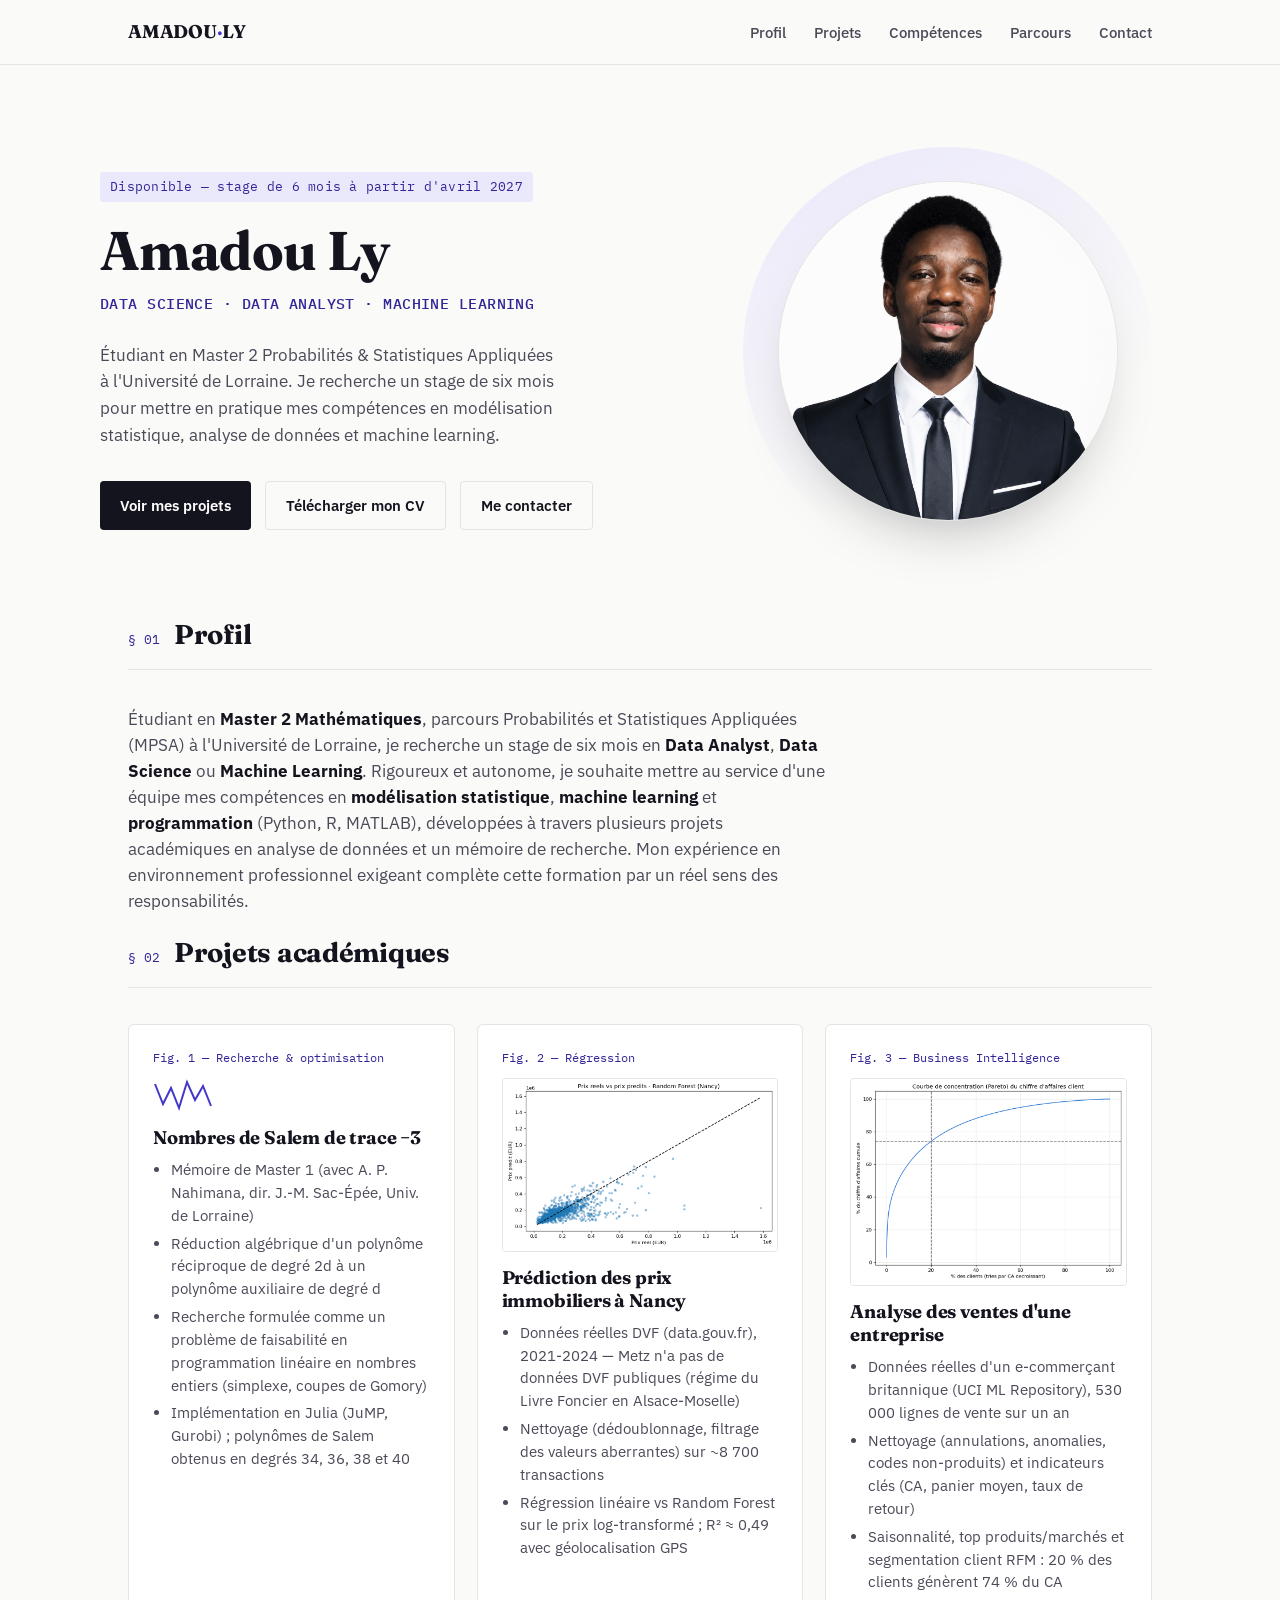
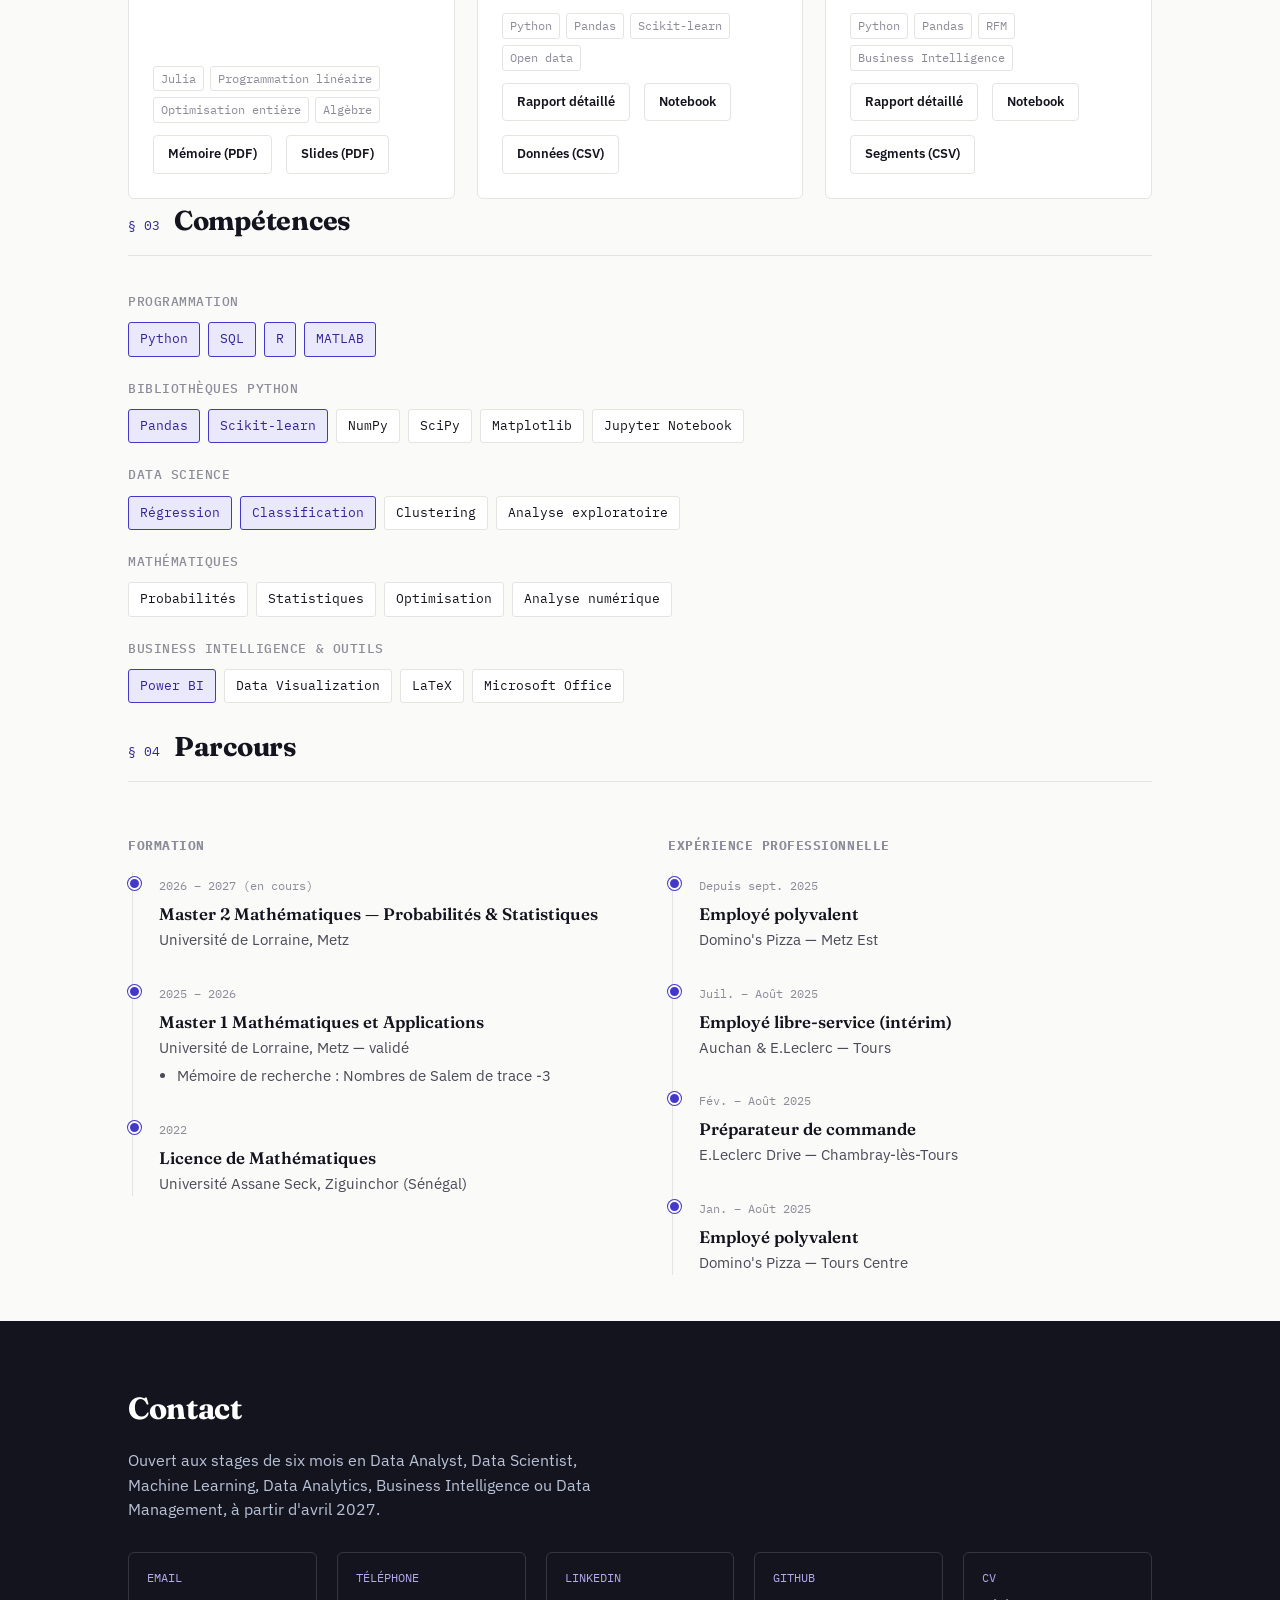
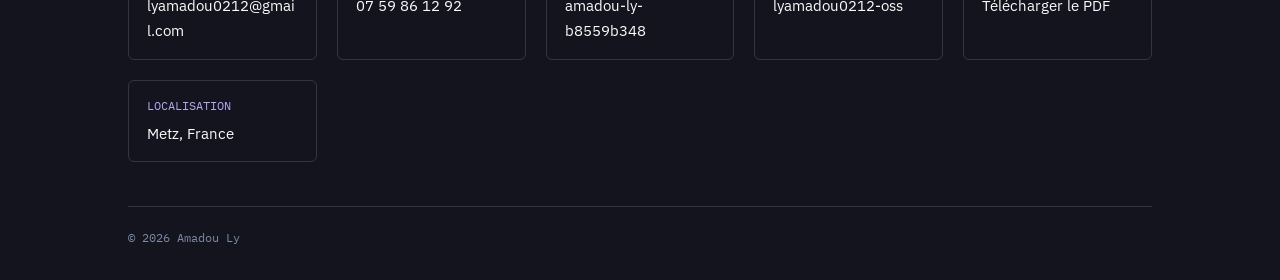
<file: index.html>
<!DOCTYPE html>
<html lang="fr">
<head>
<meta charset="UTF-8">
<meta name="viewport" content="width=device-width, initial-scale=1.0">
<title>Amadou Ly — Data Science, Intelligence Artificielle, Probabilités & Statistiques</title>
<meta name="description" content="Portfolio d'Amadou Ly, étudiant en Master 2 Probabilités et Statistiques, à la recherche d'un stage en Data Science et Intelligence Artificielle.">
<link rel="preconnect" href="https://fonts.googleapis.com">
<link rel="preconnect" href="https://fonts.gstatic.com" crossorigin>
<link href="https://fonts.googleapis.com/css2?family=Fraunces:opsz,wght@9..144,500;9..144,600;9..144,700;9..144,900&family=IBM+Plex+Sans:wght@400;500;600&family=IBM+Plex+Mono:wght@400;500&display=swap" rel="stylesheet">
<link rel="stylesheet" href="assets/css/style.css">
</head>
<body>

<header>
  <nav class="wrap">
    <a href="#top" class="brand">AMADOU<span>·</span>LY</a>
    <button class="navtoggle mono" id="navToggle" aria-label="Ouvrir le menu" aria-expanded="false">☰</button>
    <ul class="navlinks" id="navLinks">
      <li><a href="#profil">Profil</a></li>
      <li><a href="#projets">Projets</a></li>
      <li><a href="#competences">Compétences</a></li>
      <li><a href="#experience">Parcours</a></li>
      <li><a href="#contact">Contact</a></li>
    </ul>
  </nav>
</header>

<main id="top">

  <!-- ================= HERO ================= -->
  <section class="hero wrap">
    <div>
      <span class="eyebrow mono">Disponible — stage de 6 mois à partir d'avril 2027</span>
      <h1>Amadou Ly</h1>
      <div class="role-tag">DATA SCIENCE · DATA ANALYST · MACHINE LEARNING</div>
      <p class="lead">Étudiant en Master 2 Probabilités &amp; Statistiques Appliquées à l'Université de Lorraine. Je recherche un stage de six mois pour mettre en pratique mes compétences en modélisation statistique, analyse de données et machine learning.</p>
      <div class="cta-row">
        <a href="#projets" class="btn btn-primary">Voir mes projets</a>
        <a href="assets/documents/CV_Amadou_LY.pdf" class="btn btn-ghost" target="_blank" rel="noopener">Télécharger mon CV</a>
        <a href="mailto:lyamadou0212@gmail.com" class="btn btn-ghost">Me contacter</a>
      </div>
    </div>

    <div class="portrait-wrap">
      <div class="portrait-frame">
        <img src="assets/images/portrait.png" alt="Portrait d'Amadou Ly" width="340" height="340">
      </div>
    </div>
  </section>

  <!-- ================= PROFIL ================= -->
  <section class="wrap profil" id="profil">
    <div class="section-head">
      <span class="tag">§ 01</span>
      <h2>Profil</h2>
    </div>
    <p>Étudiant en <strong>Master 2 Mathématiques</strong>, parcours Probabilités et Statistiques Appliquées (MPSA) à l'Université de Lorraine, je recherche un stage de six mois en <strong>Data Analyst</strong>, <strong>Data Science</strong> ou <strong>Machine Learning</strong>. Rigoureux et autonome, je souhaite mettre au service d'une équipe mes compétences en <strong>modélisation statistique</strong>, <strong>machine learning</strong> et <strong>programmation</strong> (Python, R, MATLAB), développées à travers plusieurs projets académiques en analyse de données et un mémoire de recherche. Mon expérience en environnement professionnel exigeant complète cette formation par un réel sens des responsabilités.</p>
  </section>

  <!-- ================= PROJETS ================= -->
  <section class="wrap" id="projets">
    <div class="section-head">
      <span class="tag">§ 02</span>
      <h2>Projets académiques</h2>
    </div>
    <div class="figures">

      <article class="figure">
        <div class="fig-label">Fig. 1 — Recherche &amp; optimisation</div>
        <svg width="60" height="34" viewBox="0 0 60 34" aria-hidden="true">
          <polyline points="2,6 10,26 18,10 26,30 34,4 42,22 50,8 58,28" fill="none" stroke="#4338CA" stroke-width="2"/>
        </svg>
        <h3>Nombres de Salem de trace −3</h3>
        <ul>
          <li>Mémoire de Master 1 (avec A. P. Nahimana, dir. J.-M. Sac-Épée, Univ. de Lorraine)</li>
          <li>Réduction algébrique d'un polynôme réciproque de degré 2d à un polynôme auxiliaire de degré d</li>
          <li>Recherche formulée comme un problème de faisabilité en programmation linéaire en nombres entiers (simplexe, coupes de Gomory)</li>
          <li>Implémentation en Julia (JuMP, Gurobi) ; polynômes de Salem obtenus en degrés 34, 36, 38 et 40</li>
        </ul>
        <div class="tags"><span>Julia</span><span>Programmation linéaire</span><span>Optimisation entière</span><span>Algèbre</span></div>
        <div class="cta-row" style="margin-top:12px;">
          <a href="assets/documents/Memoire_Nombres_de_Salem.pdf" class="btn btn-ghost" style="padding:8px 14px; font-size:0.82rem;" target="_blank" rel="noopener">Mémoire (PDF)</a>
          <a href="assets/documents/Presentation_Nombres_de_Salem.pdf" class="btn btn-ghost" style="padding:8px 14px; font-size:0.82rem;" target="_blank" rel="noopener">Slides (PDF)</a>
        </div>
      </article>

      <article class="figure">
        <div class="fig-label">Fig. 2 — Régression</div>
        <img src="assets/images/prix_reels_vs_predits.png" alt="Nuage de points prix réels vs prix prédits, avec droite y=x" style="width:100%; border-radius:4px; margin-bottom:14px; border:1px solid var(--rule);">
        <h3>Prédiction des prix immobiliers à Nancy</h3>
        <ul>
          <li>Données réelles DVF (data.gouv.fr), 2021-2024 — Metz n'a pas de données DVF publiques (régime du Livre Foncier en Alsace-Moselle)</li>
          <li>Nettoyage (dédoublonnage, filtrage des valeurs aberrantes) sur ~8 700 transactions</li>
          <li>Régression linéaire vs Random Forest sur le prix log-transformé ; R² ≈ 0,49 avec géolocalisation GPS</li>
        </ul>
        <div class="tags"><span>Python</span><span>Pandas</span><span>Scikit-learn</span><span>Open data</span></div>
        <div class="cta-row" style="margin-top:12px;">
          <a href="rapport-immobilier-nancy.html" class="btn btn-ghost" style="padding:8px 14px; font-size:0.82rem;">Rapport détaillé</a>
          <a href="assets/documents/prediction_prix_immobilier_nancy.ipynb" class="btn btn-ghost" style="padding:8px 14px; font-size:0.82rem;" target="_blank" rel="noopener">Notebook</a>
          <a href="assets/documents/nancy_dvf_clean.csv" class="btn btn-ghost" style="padding:8px 14px; font-size:0.82rem;" target="_blank" rel="noopener">Données (CSV)</a>
        </div>
      </article>

      <article class="figure">
        <div class="fig-label">Fig. 3 — Business Intelligence</div>
        <img src="assets/images/pareto_clients.png" alt="Courbe de Pareto de la concentration du chiffre d'affaires par client" style="width:100%; border-radius:4px; margin-bottom:14px; border:1px solid var(--rule);">
        <h3>Analyse des ventes d'une entreprise</h3>
        <ul>
          <li>Données réelles d'un e-commerçant britannique (UCI ML Repository), 530 000 lignes de vente sur un an</li>
          <li>Nettoyage (annulations, anomalies, codes non-produits) et indicateurs clés (CA, panier moyen, taux de retour)</li>
          <li>Saisonnalité, top produits/marchés et segmentation client RFM : 20 % des clients génèrent 74 % du CA</li>
        </ul>
        <div class="tags"><span>Python</span><span>Pandas</span><span>RFM</span><span>Business Intelligence</span></div>
        <div class="cta-row" style="margin-top:12px;">
          <a href="rapport-ventes-entreprise.html" class="btn btn-ghost" style="padding:8px 14px; font-size:0.82rem;">Rapport détaillé</a>
          <a href="assets/documents/analyse_ventes_entreprise.ipynb" class="btn btn-ghost" style="padding:8px 14px; font-size:0.82rem;" target="_blank" rel="noopener">Notebook</a>
          <a href="assets/documents/customer_segments_rfm.csv" class="btn btn-ghost" style="padding:8px 14px; font-size:0.82rem;" target="_blank" rel="noopener">Segments (CSV)</a>
        </div>
      </article>

    </div>
  </section>

  <!-- ================= COMPETENCES ================= -->
  <section class="wrap" id="competences">
    <div class="section-head">
      <span class="tag">§ 03</span>
      <h2>Compétences</h2>
    </div>

    <div class="skill-group">
      <h4>Programmation</h4>
      <div class="pills">
        <span class="pill on">Python</span><span class="pill on">SQL</span><span class="pill on">R</span><span class="pill on">MATLAB</span>
      </div>
    </div>
    <div class="skill-group">
      <h4>Bibliothèques Python</h4>
      <div class="pills">
        <span class="pill on">Pandas</span><span class="pill on">Scikit-learn</span><span class="pill">NumPy</span><span class="pill">SciPy</span><span class="pill">Matplotlib</span><span class="pill">Jupyter Notebook</span>
      </div>
    </div>
    <div class="skill-group">
      <h4>Data Science</h4>
      <div class="pills">
        <span class="pill on">Régression</span><span class="pill on">Classification</span><span class="pill">Clustering</span><span class="pill">Analyse exploratoire</span>
      </div>
    </div>
    <div class="skill-group">
      <h4>Mathématiques</h4>
      <div class="pills">
        <span class="pill">Probabilités</span><span class="pill">Statistiques</span><span class="pill">Optimisation</span><span class="pill">Analyse numérique</span>
      </div>
    </div>
    <div class="skill-group">
      <h4>Business Intelligence &amp; Outils</h4>
      <div class="pills">
        <span class="pill on">Power BI</span><span class="pill">Data Visualization</span><span class="pill">LaTeX</span><span class="pill">Microsoft Office</span>
      </div>
    </div>
  </section>

  <!-- ================= PARCOURS ================= -->
  <section class="wrap" id="experience">
    <div class="section-head">
      <span class="tag">§ 04</span>
      <h2>Parcours</h2>
    </div>

    <div class="two-col">
      <div>
        <h4 class="mono" style="color:var(--ink-faint); font-size:0.82rem; text-transform:uppercase; letter-spacing:.04em; margin-bottom:16px;">Formation</h4>
        <div class="timeline">
          <div class="tl-item">
            <span class="when">2026 – 2027 (en cours)</span>
            <h4>Master 2 Mathématiques — Probabilités &amp; Statistiques</h4>
            <div class="where">Université de Lorraine, Metz</div>
          </div>
          <div class="tl-item">
            <span class="when">2025 – 2026</span>
            <h4>Master 1 Mathématiques et Applications</h4>
            <div class="where">Université de Lorraine, Metz — validé</div>
            <ul><li>Mémoire de recherche : Nombres de Salem de trace -3</li></ul>
          </div>
          <div class="tl-item">
            <span class="when">2022</span>
            <h4>Licence de Mathématiques</h4>
            <div class="where">Université Assane Seck, Ziguinchor (Sénégal)</div>
          </div>
        </div>
      </div>

      <div>
        <h4 class="mono" style="color:var(--ink-faint); font-size:0.82rem; text-transform:uppercase; letter-spacing:.04em; margin-bottom:16px;">Expérience professionnelle</h4>
        <div class="timeline">
          <div class="tl-item">
            <span class="when">Depuis sept. 2025</span>
            <h4>Employé polyvalent</h4>
            <div class="where">Domino's Pizza — Metz Est</div>
          </div>
          <div class="tl-item">
            <span class="when">Juil. – Août 2025</span>
            <h4>Employé libre-service (intérim)</h4>
            <div class="where">Auchan &amp; E.Leclerc — Tours</div>
          </div>
          <div class="tl-item">
            <span class="when">Fév. – Août 2025</span>
            <h4>Préparateur de commande</h4>
            <div class="where">E.Leclerc Drive — Chambray-lès-Tours</div>
          </div>
          <div class="tl-item">
            <span class="when">Jan. – Août 2025</span>
            <h4>Employé polyvalent</h4>
            <div class="where">Domino's Pizza — Tours Centre</div>
          </div>
        </div>
      </div>
    </div>
  </section>

</main>

<!-- ================= CONTACT / FOOTER ================= -->
<footer id="contact">
  <div class="wrap">
    <h2>Contact</h2>
    <p class="lead">Ouvert aux stages de six mois en Data Analyst, Data Scientist, Machine Learning, Data Analytics, Business Intelligence ou Data Management, à partir d'avril 2027.</p>

    <div class="contact-grid">
      <a class="contact-item" href="mailto:lyamadou0212@gmail.com">
        <span class="k mono">EMAIL</span>
        <span class="v">lyamadou0212@gmail.com</span>
      </a>
      <a class="contact-item" href="tel:+33759861292">
        <span class="k mono">TÉLÉPHONE</span>
        <span class="v">07 59 86 12 92</span>
      </a>
      <a class="contact-item" href="https://www.linkedin.com/in/amadou-ly-b8559b348/" target="_blank" rel="noopener">
        <span class="k mono">LINKEDIN</span>
        <span class="v">amadou-ly-b8559b348</span>
      </a>
      <a class="contact-item" href="https://github.com/lyamadou0212-oss" target="_blank" rel="noopener">
        <span class="k mono">GITHUB</span>
        <span class="v">lyamadou0212-oss</span>
      </a>
      <a class="contact-item" href="assets/documents/CV_Amadou_LY.pdf" target="_blank" rel="noopener">
        <span class="k mono">CV</span>
        <span class="v">Télécharger le PDF</span>
      </a>
      <div class="contact-item" style="cursor:default;">
        <span class="k mono">LOCALISATION</span>
        <span class="v">Metz, France</span>
      </div>
    </div>

    <div class="fine">
      <span>© 2026 Amadou Ly</span>
    </div>
  </div>
</footer>

<script src="assets/js/main.js"></script>

</body>
</html>
</file>
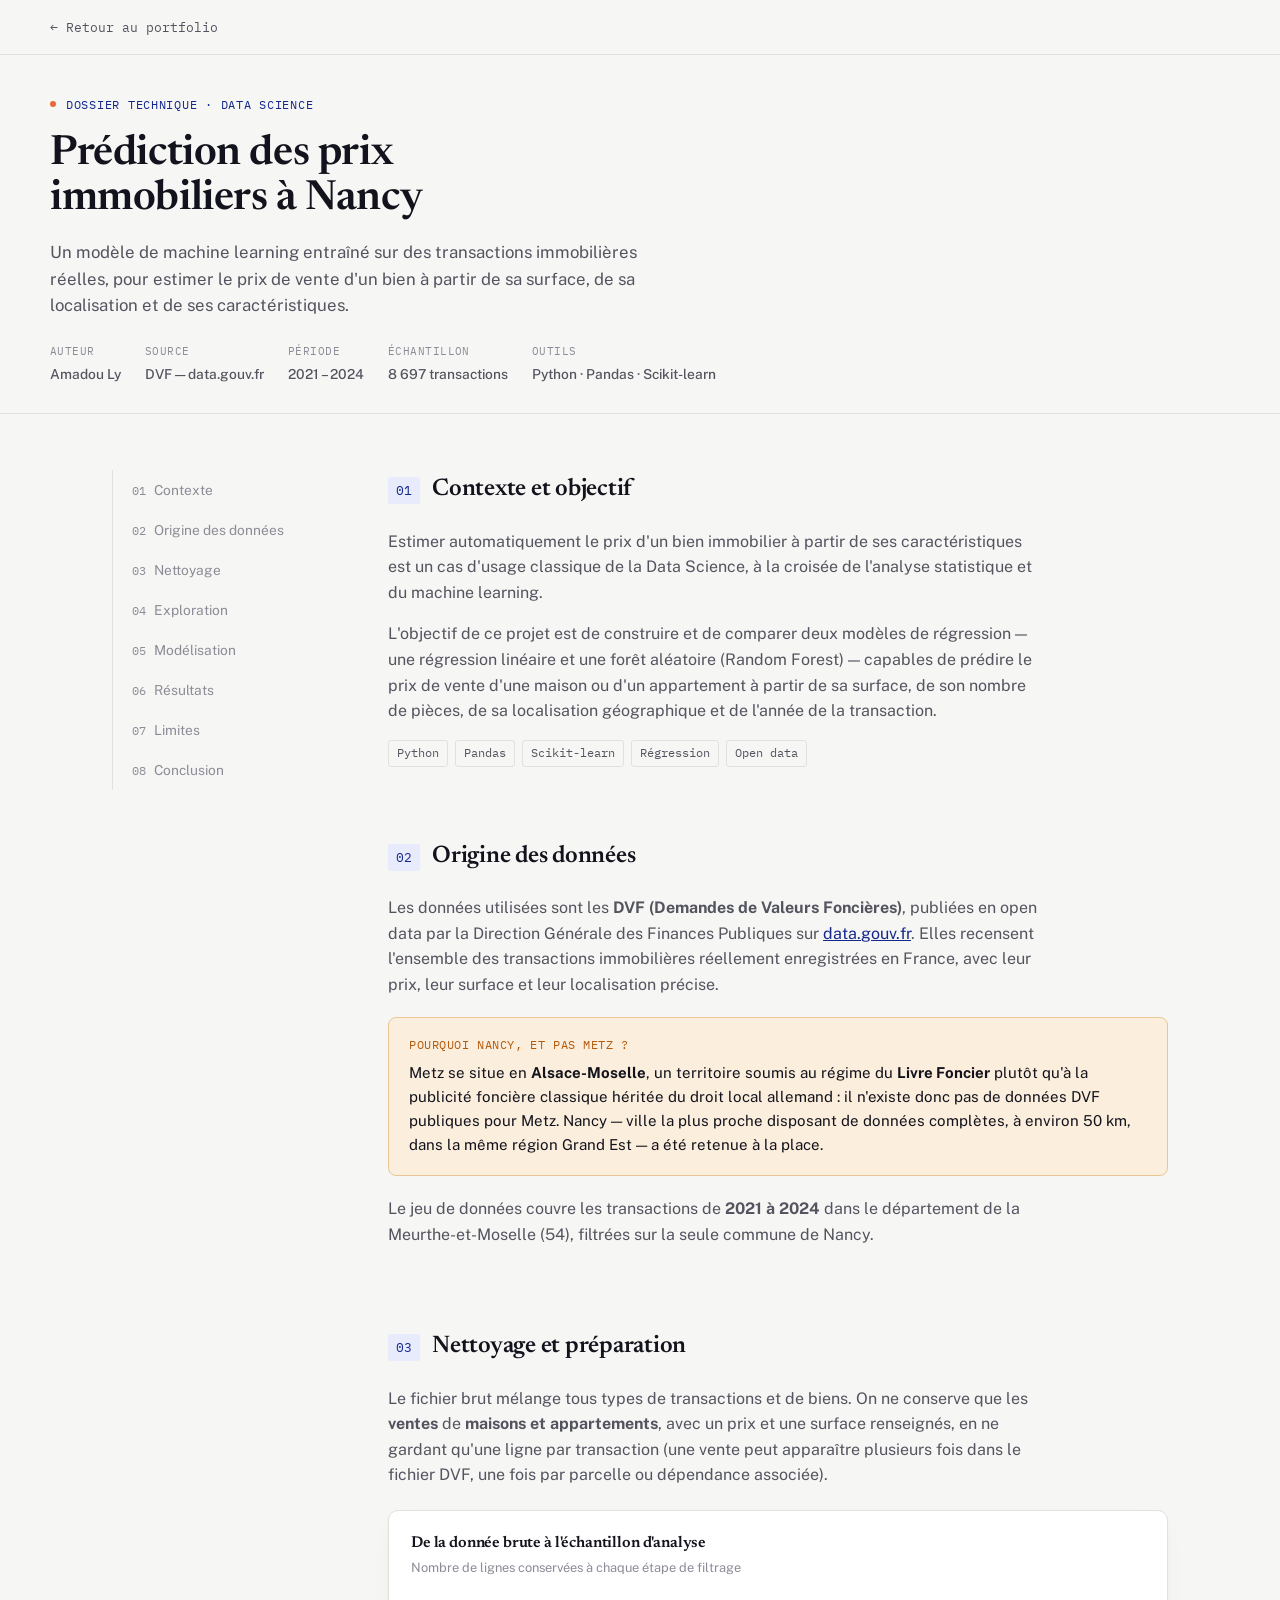
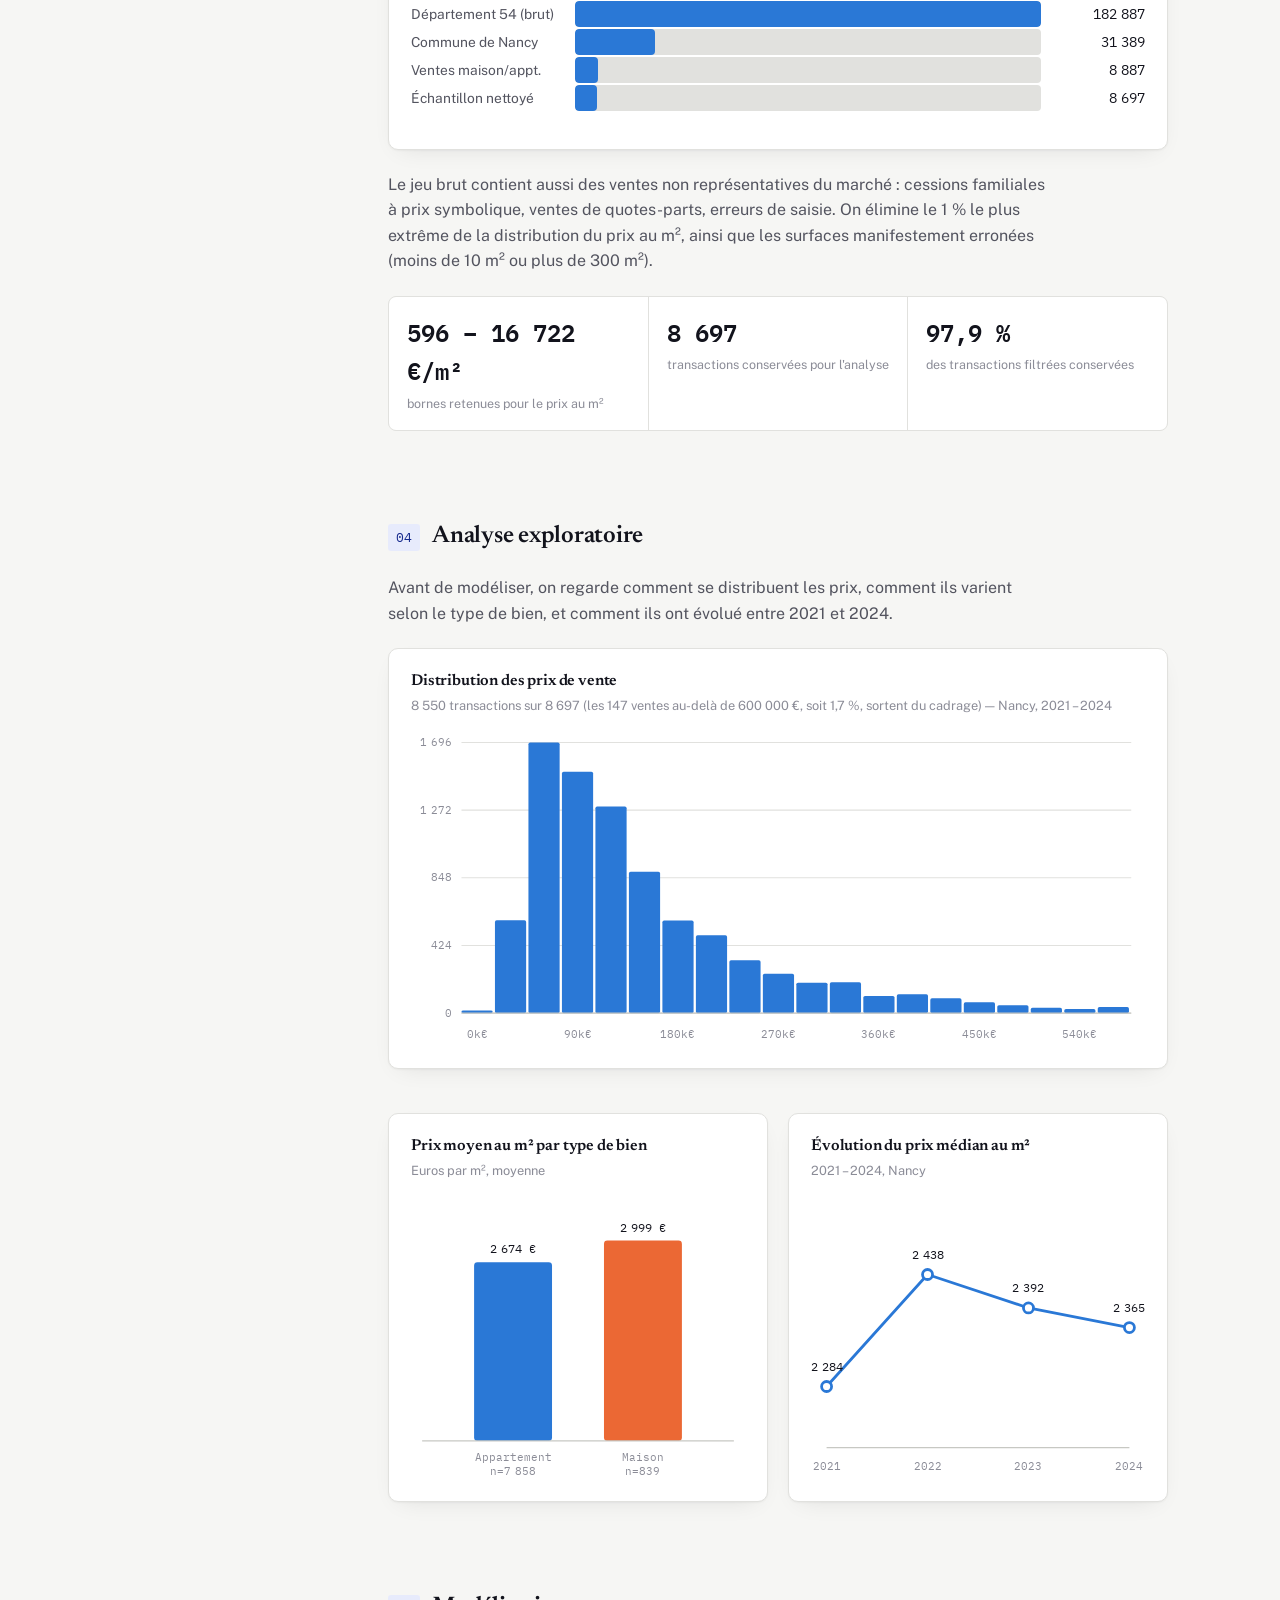
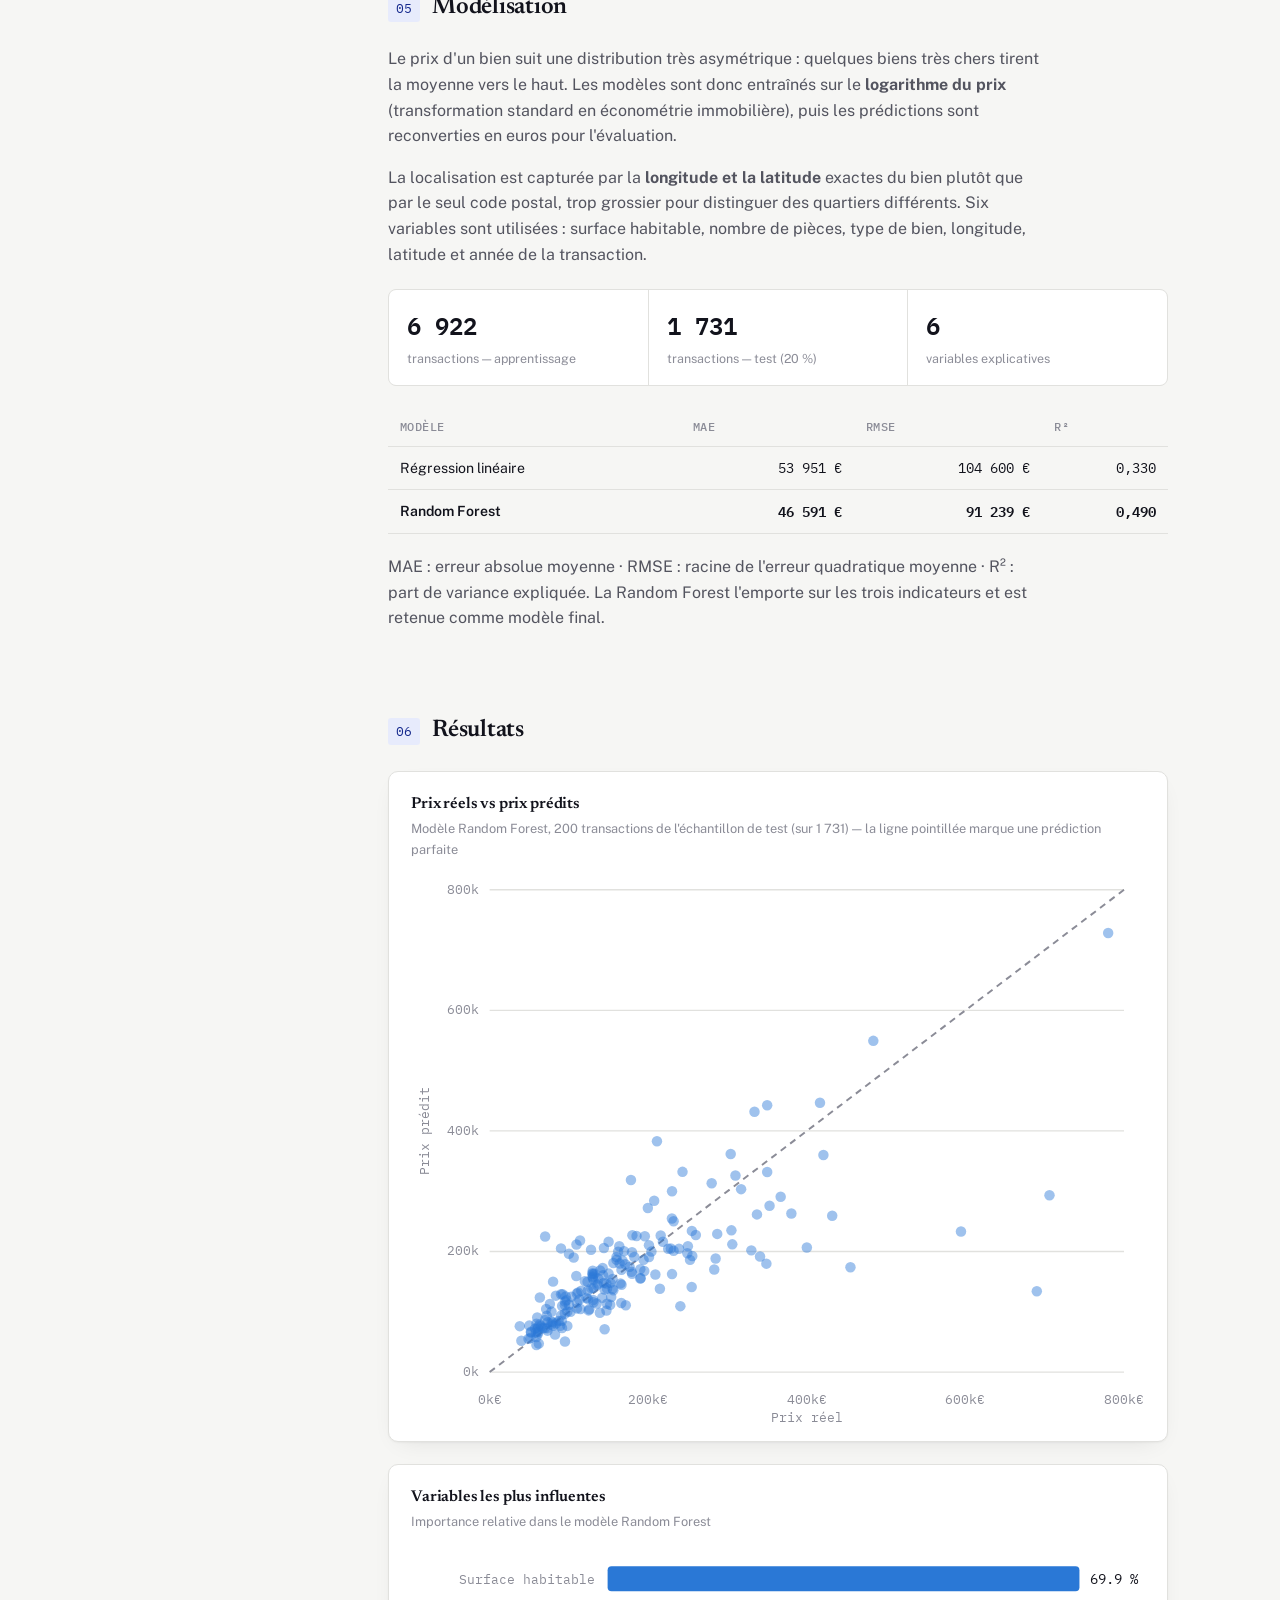
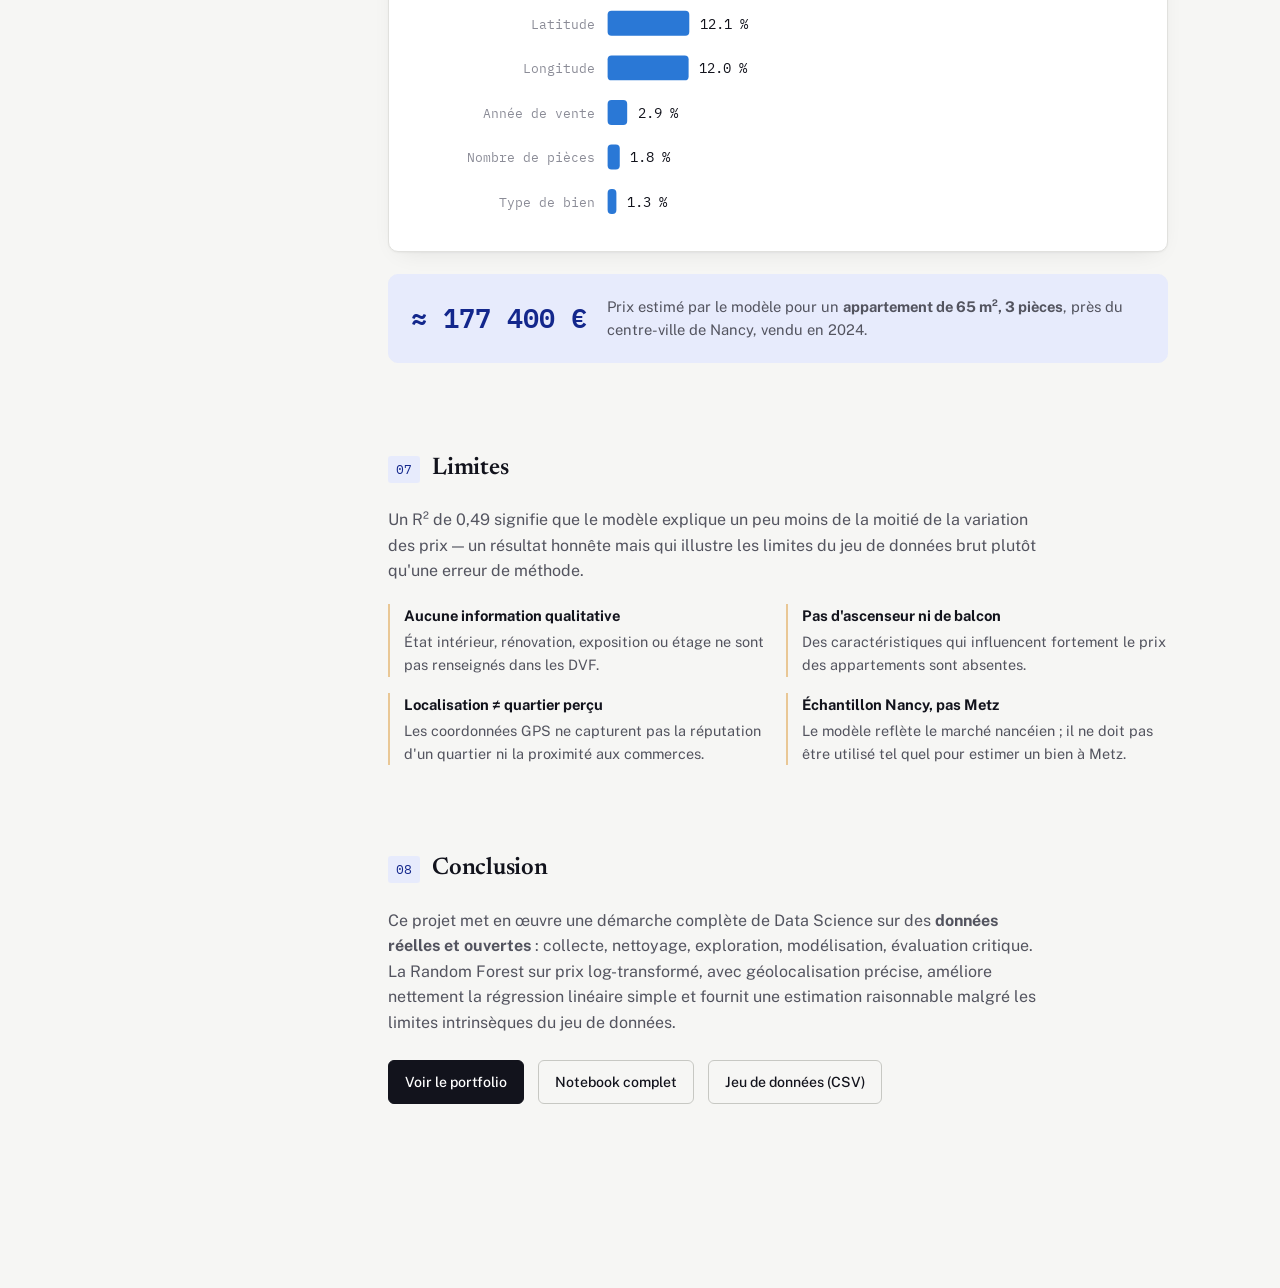
<file: rapport-immobilier-nancy.html>
<!DOCTYPE html>
<html lang="fr">
<head>
<meta charset="UTF-8">
<meta name="viewport" content="width=device-width, initial-scale=1.0">
<title>Dossier Immobilier Nancy — Amadou Ly</title>
<meta name="description" content="Rapport complet du projet de prédiction des prix immobiliers à Nancy : données DVF réelles, méthodologie, résultats et limites.">
<link rel="preconnect" href="https://fonts.googleapis.com">
<link rel="preconnect" href="https://fonts.gstatic.com" crossorigin>
<link href="https://fonts.googleapis.com/css2?family=Newsreader:opsz,wght@6..72,400;6..72,500;6..72,600;6..72,700&family=Public+Sans:wght@400;500;600;700&family=IBM+Plex+Mono:wght@400;500;600&display=swap" rel="stylesheet">
<style>
:root{
  --paper:#F6F6F4;
  --surface:#FFFFFF;
  --surface-2:#FBFBFA;
  --ink:#12131C;
  --ink-2:#53545F;
  --ink-muted:#8B8C97;
  --line:#E1E1DE;
  --line-strong:#C7C8C3;
  --accent:#1D3FD6;
  --accent-ink:#13278C;
  --accent-soft:#E7EBFC;
  --warn:#B5590A;
  --warn-soft:#FCEEDD;
  --warn-line:#E9C795;
  --series-blue:#2a78d6;
  --series-orange:#eb6834;
  --shadow: 0 1px 2px rgba(18,19,28,0.04), 0 8px 24px -12px rgba(18,19,28,0.12);
}
@media (prefers-color-scheme: dark){
  :root:not([data-theme="light"]){
    --paper:#0E0F14;
    --surface:#16171F;
    --surface-2:#1B1C25;
    --ink:#F2F2F4;
    --ink-2:#B7B8C2;
    --ink-muted:#83848F;
    --line:#2B2C36;
    --line-strong:#3A3B47;
    --accent:#6C87F2;
    --accent-ink:#AAB9F8;
    --accent-soft:#1B2142;
    --warn:#E3A159;
    --warn-soft:#302512;
    --warn-line:#4D3A1C;
    --series-blue:#3987e5;
    --series-orange:#d95926;
    --shadow: 0 1px 2px rgba(0,0,0,0.3), 0 8px 24px -12px rgba(0,0,0,0.5);
  }
}
:root[data-theme="dark"]{
  --paper:#0E0F14;
  --surface:#16171F;
  --surface-2:#1B1C25;
  --ink:#F2F2F4;
  --ink-2:#B7B8C2;
  --ink-muted:#83848F;
  --line:#2B2C36;
  --line-strong:#3A3B47;
  --accent:#6C87F2;
  --accent-ink:#AAB9F8;
  --accent-soft:#1B2142;
  --warn:#E3A159;
  --warn-soft:#302512;
  --warn-line:#4D3A1C;
  --series-blue:#3987e5;
  --series-orange:#d95926;
  --shadow: 0 1px 2px rgba(0,0,0,0.3), 0 8px 24px -12px rgba(0,0,0,0.5);
}

*{box-sizing:border-box;}
html{scroll-behavior:smooth;}
body{
  margin:0;
  background:var(--paper);
  color:var(--ink);
  font-family:'Public Sans', system-ui, sans-serif;
  line-height:1.6;
  -webkit-font-smoothing:antialiased;
}
h1,h2,h3{
  font-family:'Newsreader', Georgia, serif;
  font-weight:600;
  margin:0;
  text-wrap:balance;
  color:var(--ink);
  letter-spacing:-0.01em;
}
a{color:var(--accent-ink); text-decoration-thickness:1px;}
.mono{font-family:'IBM Plex Mono', ui-monospace, monospace;}
.tab{font-variant-numeric: tabular-nums;}
:focus-visible{outline:2px solid var(--accent); outline-offset:2px;}
::selection{background:var(--accent-soft); color:var(--accent-ink);}

.backbar{
  border-bottom:1px solid var(--line);
  padding:14px 28px;
}
.backbar .inner{max-width:1180px; margin:0 auto;}
.backbar a{
  font-family:'IBM Plex Mono', monospace;
  font-size:0.8rem;
  color:var(--ink-2);
  text-decoration:none;
  display:inline-flex; align-items:center; gap:6px;
}
.backbar a:hover{color:var(--accent-ink);}

.shell{
  display:grid;
  grid-template-columns:220px minmax(0,780px);
  justify-content:center;
  gap:56px;
  max-width:1180px;
  margin:0 auto;
  padding:0 28px 120px;
}
@media (max-width:900px){
  .shell{grid-template-columns:1fr; padding:0 20px 80px;}
  .toc{display:none;}
}

/* ---------- MASTHEAD ---------- */
header.mast{
  border-bottom:1px solid var(--line);
  padding:40px 28px 28px;
}
.mast-inner{max-width:1180px; margin:0 auto;}
.mast-eyebrow{
  font-family:'IBM Plex Mono', monospace;
  font-size:0.76rem;
  letter-spacing:0.06em;
  text-transform:uppercase;
  color:var(--accent-ink);
  display:flex; align-items:center; gap:10px;
  margin-bottom:18px;
}
.mast-eyebrow .dot{width:6px; height:6px; border-radius:50%; background:var(--series-orange);}
h1.title{font-size:clamp(1.9rem, 4vw, 2.6rem); line-height:1.08; max-width:16ch; margin-bottom:14px;}
.mast-sub{color:var(--ink-2); font-size:1.05rem; max-width:62ch; margin-bottom:24px;}
.mast-meta{display:flex; flex-wrap:wrap; gap:24px; font-size:0.86rem; color:var(--ink-muted);}
.mast-meta .k{display:block; font-family:'IBM Plex Mono', monospace; font-size:0.7rem; text-transform:uppercase; letter-spacing:0.04em; color:var(--ink-muted); margin-bottom:2px;}
.mast-meta .v{color:var(--ink-2); font-weight:500;}

/* ---------- TOC ---------- */
.toc{position:sticky; top:32px; align-self:start; padding-top:56px;}
.toc-list{list-style:none; margin:0; padding:0; border-left:1px solid var(--line);}
.toc-list li{margin:0;}
.toc-list a{
  display:block;
  padding:9px 0 9px 18px;
  font-size:0.86rem;
  color:var(--ink-muted);
  text-decoration:none;
  border-left:2px solid transparent;
  margin-left:-1px;
  transition:color .15s ease, border-color .15s ease;
}
.toc-list a:hover{color:var(--ink);}
.toc-list .num{font-family:'IBM Plex Mono', monospace; font-size:0.72rem; color:var(--ink-muted); margin-right:8px;}

/* ---------- MAIN ---------- */
main{padding-top:56px; min-width:0;}
section.sec{padding-bottom:64px; scroll-margin-top:24px;}
.sec-head{display:flex; align-items:baseline; gap:12px; margin-bottom:20px;}
.sec-head .num{font-family:'IBM Plex Mono', monospace; font-size:0.82rem; color:var(--accent-ink); background:var(--accent-soft); padding:3px 8px; border-radius:3px;}
.sec-head h2{font-size:1.5rem;}
.sec p{max-width:66ch; color:var(--ink-2); font-size:1rem;}
.sec p + p{margin-top:14px;}
.lede{font-size:1.08rem; color:var(--ink); max-width:66ch;}

.callout{
  border:1px solid var(--line);
  background:var(--surface-2);
  border-radius:8px;
  padding:18px 20px;
  margin:20px 0;
  font-size:0.94rem;
  color:var(--ink-2);
}
.callout.warn{background:var(--warn-soft); border-color:var(--warn-line); color:var(--ink);}
.callout .lbl{font-family:'IBM Plex Mono', monospace; font-size:0.72rem; text-transform:uppercase; letter-spacing:0.05em; color:var(--warn); display:block; margin-bottom:6px;}
.callout.info .lbl{color:var(--accent-ink);}
.callout.info{background:var(--accent-soft); border-color:var(--accent-soft);}

.stat-row{display:grid; grid-template-columns:repeat(auto-fit, minmax(150px,1fr)); gap:1px; background:var(--line); border:1px solid var(--line); border-radius:8px; overflow:hidden; margin:22px 0;}
.stat-tile{background:var(--surface); padding:16px 18px;}
.stat-tile .v{font-family:'IBM Plex Mono', monospace; font-size:1.5rem; font-weight:600; color:var(--ink); display:block; font-variant-numeric: tabular-nums;}
.stat-tile .l{font-size:0.78rem; color:var(--ink-muted); margin-top:4px; display:block;}

.chart-card{
  background:var(--surface);
  border:1px solid var(--line);
  border-radius:10px;
  padding:20px 22px 16px;
  box-shadow:var(--shadow);
  margin:22px 0;
}
.chart-card h3{font-size:0.98rem; font-weight:600; margin-bottom:2px;}
.chart-card .chart-note{font-size:0.8rem; color:var(--ink-muted); margin-bottom:14px;}
.chart-card svg{display:block; width:100%; height:auto; overflow:visible;}
.axis-label{font-family:'IBM Plex Mono', monospace; font-size:10px; fill:var(--ink-muted);}
.grid-line{stroke:var(--line); stroke-width:1;}
.bar-blue{fill:var(--series-blue);}
.bar-orange{fill:var(--series-orange);}
.data-label{font-family:'IBM Plex Mono', monospace; font-size:11px; fill:var(--ink-2); font-weight:500;}
.value-tag{font-family:'IBM Plex Mono', monospace; font-size:11px; fill:var(--ink);}

.legend-row{display:flex; gap:18px; flex-wrap:wrap; margin-bottom:14px; font-size:0.8rem; color:var(--ink-2);}
.legend-row .item{display:flex; align-items:center; gap:6px;}
.legend-row .swatch{width:10px; height:10px; border-radius:2px; display:inline-block;}

.two-col-charts{display:grid; grid-template-columns:1fr 1fr; gap:20px;}
@media (max-width:640px){.two-col-charts{grid-template-columns:1fr;}}

table.data-table{width:100%; border-collapse:collapse; font-size:0.88rem;}
table.data-table th, table.data-table td{padding:10px 12px; text-align:left; border-bottom:1px solid var(--line);}
table.data-table th{font-family:'IBM Plex Mono', monospace; font-size:0.72rem; text-transform:uppercase; letter-spacing:0.04em; color:var(--ink-muted); font-weight:500;}
table.data-table td.num{font-family:'IBM Plex Mono', monospace; font-variant-numeric: tabular-nums; text-align:right;}
table.data-table tr.best td{color:var(--ink); font-weight:600;}
.table-wrap{overflow-x:auto; margin:20px 0;}

.pipeline{display:flex; flex-direction:column; gap:2px; margin:22px 0;}
.pipe-row{display:grid; grid-template-columns:150px 1fr 90px; align-items:center; gap:14px;}
.pipe-row .plabel{font-size:0.86rem; color:var(--ink-2);}
.pipe-row .ptrack{background:var(--line); border-radius:4px; height:26px; position:relative; overflow:hidden;}
.pipe-row .pfill{position:absolute; inset:0 auto 0 0; background:var(--series-blue); border-radius:4px;}
.pipe-row .pval{font-family:'IBM Plex Mono', monospace; font-size:0.86rem; text-align:right; color:var(--ink); font-variant-numeric: tabular-nums;}

.example-card{
  display:flex; align-items:center; gap:20px;
  background:var(--accent-soft);
  border:1px solid var(--accent-soft);
  border-radius:10px;
  padding:20px 22px;
  margin:22px 0;
}
.example-card .big{font-family:'IBM Plex Mono', monospace; font-size:1.7rem; font-weight:600; color:var(--accent-ink); white-space:nowrap;}
.example-card .desc{font-size:0.92rem; color:var(--ink-2);}

.limits-grid{display:grid; grid-template-columns:1fr 1fr; gap:16px; margin:20px 0;}
@media (max-width:640px){.limits-grid{grid-template-columns:1fr;}}
.limit-item{border-left:2px solid var(--warn-line); padding-left:14px; font-size:0.9rem; color:var(--ink-2);}
.limit-item strong{color:var(--ink); display:block; margin-bottom:3px; font-size:0.92rem;}

.tags{display:flex; flex-wrap:wrap; gap:7px; margin:14px 0 6px;}
.tags span{font-family:'IBM Plex Mono', monospace; font-size:0.74rem; border:1px solid var(--line); color:var(--ink-2); padding:3px 8px; border-radius:3px;}

.footer-links{display:flex; gap:14px; flex-wrap:wrap; margin-top:24px;}
.footer-links a{
  display:inline-flex; align-items:center; gap:8px;
  border:1px solid var(--line-strong);
  padding:10px 16px;
  border-radius:6px;
  font-size:0.88rem;
  color:var(--ink);
  text-decoration:none;
  font-weight:500;
  transition:border-color .15s ease, background .15s ease;
}
.footer-links a:hover{border-color:var(--accent); background:var(--accent-soft);}
.footer-links a.primary{background:var(--ink); color:var(--surface); border-color:var(--ink);}
.footer-links a.primary:hover{opacity:0.9; background:var(--ink);}

.source-note{font-size:0.8rem; color:var(--ink-muted); margin-top:6px;}
.tooltip-dot{cursor:default;}
</style>
</head>
<body>

<div class="backbar"><div class="inner"><a href="index.html#projets">&larr; Retour au portfolio</a></div></div>

<header class="mast">
  <div class="mast-inner">
    <div class="mast-eyebrow"><span class="dot"></span>DOSSIER TECHNIQUE · DATA SCIENCE</div>
    <h1 class="title">Prédiction des prix immobiliers à Nancy</h1>
    <p class="mast-sub">Un modèle de machine learning entraîné sur des transactions immobilières réelles, pour estimer le prix de vente d'un bien à partir de sa surface, de sa localisation et de ses caractéristiques.</p>
    <div class="mast-meta">
      <div><span class="k">Auteur</span><span class="v">Amadou Ly</span></div>
      <div><span class="k">Source</span><span class="v">DVF — data.gouv.fr</span></div>
      <div><span class="k">Période</span><span class="v">2021 – 2024</span></div>
      <div><span class="k">Échantillon</span><span class="v">8 697 transactions</span></div>
      <div><span class="k">Outils</span><span class="v">Python · Pandas · Scikit-learn</span></div>
    </div>
  </div>
</header>

<div class="shell">
  <nav class="toc" aria-label="Sommaire">
    <ul class="toc-list">
      <li><a href="#contexte"><span class="num">01</span>Contexte</a></li>
      <li><a href="#donnees"><span class="num">02</span>Origine des données</a></li>
      <li><a href="#nettoyage"><span class="num">03</span>Nettoyage</a></li>
      <li><a href="#exploration"><span class="num">04</span>Exploration</a></li>
      <li><a href="#modelisation"><span class="num">05</span>Modélisation</a></li>
      <li><a href="#resultats"><span class="num">06</span>Résultats</a></li>
      <li><a href="#limites"><span class="num">07</span>Limites</a></li>
      <li><a href="#conclusion"><span class="num">08</span>Conclusion</a></li>
    </ul>
  </nav>

  <main>

    <section class="sec" id="contexte">
      <div class="sec-head"><span class="num">01</span><h2>Contexte et objectif</h2></div>
      <p class="lede">Estimer automatiquement le prix d'un bien immobilier à partir de ses caractéristiques est un cas d'usage classique de la Data Science, à la croisée de l'analyse statistique et du machine learning.</p>
      <p>L'objectif de ce projet est de construire et de comparer deux modèles de régression — une régression linéaire et une forêt aléatoire (Random Forest) — capables de prédire le prix de vente d'une maison ou d'un appartement à partir de sa surface, de son nombre de pièces, de sa localisation géographique et de l'année de la transaction.</p>
      <div class="tags">
        <span>Python</span><span>Pandas</span><span>Scikit-learn</span><span>Régression</span><span>Open data</span>
      </div>
    </section>

    <section class="sec" id="donnees">
      <div class="sec-head"><span class="num">02</span><h2>Origine des données</h2></div>
      <p>Les données utilisées sont les <strong>DVF (Demandes de Valeurs Foncières)</strong>, publiées en open data par la Direction Générale des Finances Publiques sur <a href="https://files.data.gouv.fr/geo-dvf/latest/csv/" target="_blank" rel="noopener">data.gouv.fr</a>. Elles recensent l'ensemble des transactions immobilières réellement enregistrées en France, avec leur prix, leur surface et leur localisation précise.</p>

      <div class="callout warn">
        <span class="lbl">Pourquoi Nancy, et pas Metz ?</span>
        Metz se situe en <strong>Alsace-Moselle</strong>, un territoire soumis au régime du <strong>Livre Foncier</strong> plutôt qu'à la publicité foncière classique héritée du droit local allemand : il n'existe donc pas de données DVF publiques pour Metz. Nancy — ville la plus proche disposant de données complètes, à environ 50&nbsp;km, dans la même région Grand&nbsp;Est — a été retenue à la place.
      </div>

      <p>Le jeu de données couvre les transactions de <strong>2021 à 2024</strong> dans le département de la Meurthe-et-Moselle (54), filtrées sur la seule commune de Nancy.</p>
    </section>

    <section class="sec" id="nettoyage">
      <div class="sec-head"><span class="num">03</span><h2>Nettoyage et préparation</h2></div>
      <p>Le fichier brut mélange tous types de transactions et de biens. On ne conserve que les <strong>ventes</strong> de <strong>maisons et appartements</strong>, avec un prix et une surface renseignés, en ne gardant qu'une ligne par transaction (une vente peut apparaître plusieurs fois dans le fichier DVF, une fois par parcelle ou dépendance associée).</p>

      <div class="chart-card">
        <h3>De la donnée brute à l'échantillon d'analyse</h3>
        <div class="chart-note">Nombre de lignes conservées à chaque étape de filtrage</div>
        <div class="pipeline" id="pipeline"></div>
      </div>

      <p>Le jeu brut contient aussi des ventes non représentatives du marché : cessions familiales à prix symbolique, ventes de quotes-parts, erreurs de saisie. On élimine le 1&nbsp;% le plus extrême de la distribution du prix au m², ainsi que les surfaces manifestement erronées (moins de 10&nbsp;m² ou plus de 300&nbsp;m²).</p>

      <div class="stat-row">
        <div class="stat-tile"><span class="v tab">596 – 16 722 €/m²</span><span class="l">bornes retenues pour le prix au m²</span></div>
        <div class="stat-tile"><span class="v tab">8 697</span><span class="l">transactions conservées pour l'analyse</span></div>
        <div class="stat-tile"><span class="v tab">97,9 %</span><span class="l">des transactions filtrées conservées</span></div>
      </div>
    </section>

    <section class="sec" id="exploration">
      <div class="sec-head"><span class="num">04</span><h2>Analyse exploratoire</h2></div>
      <p>Avant de modéliser, on regarde comment se distribuent les prix, comment ils varient selon le type de bien, et comment ils ont évolué entre 2021 et 2024.</p>

      <div class="chart-card">
        <h3>Distribution des prix de vente</h3>
        <div class="chart-note">8 550 transactions sur 8 697 (les 147 ventes au-delà de 600 000 €, soit 1,7 %, sortent du cadrage) — Nancy, 2021 – 2024</div>
        <svg id="chart-hist" viewBox="0 0 640 280" role="img" aria-label="Histogramme de la distribution des prix de vente"></svg>
      </div>

      <div class="two-col-charts">
        <div class="chart-card">
          <h3>Prix moyen au m² par type de bien</h3>
          <div class="chart-note">Euros par m², moyenne</div>
          <svg id="chart-type" viewBox="0 0 300 260" role="img" aria-label="Comparaison du prix moyen au m2 entre maisons et appartements"></svg>
        </div>
        <div class="chart-card">
          <h3>Évolution du prix médian au m²</h3>
          <div class="chart-note">2021 – 2024, Nancy</div>
          <svg id="chart-year" viewBox="0 0 300 260" role="img" aria-label="Evolution du prix median au m2 par annee"></svg>
        </div>
      </div>
    </section>

    <section class="sec" id="modelisation">
      <div class="sec-head"><span class="num">05</span><h2>Modélisation</h2></div>
      <p>Le prix d'un bien suit une distribution très asymétrique : quelques biens très chers tirent la moyenne vers le haut. Les modèles sont donc entraînés sur le <strong>logarithme du prix</strong> (transformation standard en économétrie immobilière), puis les prédictions sont reconverties en euros pour l'évaluation.</p>
      <p>La localisation est capturée par la <strong>longitude et la latitude</strong> exactes du bien plutôt que par le seul code postal, trop grossier pour distinguer des quartiers différents. Six variables sont utilisées : surface habitable, nombre de pièces, type de bien, longitude, latitude et année de la transaction.</p>

      <div class="stat-row">
        <div class="stat-tile"><span class="v tab">6 922</span><span class="l">transactions — apprentissage</span></div>
        <div class="stat-tile"><span class="v tab">1 731</span><span class="l">transactions — test (20 %)</span></div>
        <div class="stat-tile"><span class="v tab">6</span><span class="l">variables explicatives</span></div>
      </div>

      <div class="table-wrap">
        <table class="data-table">
          <thead><tr><th>Modèle</th><th>MAE</th><th>RMSE</th><th>R²</th></tr></thead>
          <tbody>
            <tr><td>Régression linéaire</td><td class="num tab">53 951 €</td><td class="num tab">104 600 €</td><td class="num tab">0,330</td></tr>
            <tr class="best"><td>Random Forest</td><td class="num tab">46 591 €</td><td class="num tab">91 239 €</td><td class="num tab">0,490</td></tr>
          </tbody>
        </table>
      </div>
      <p class="source-note">MAE : erreur absolue moyenne · RMSE : racine de l'erreur quadratique moyenne · R² : part de variance expliquée. La Random Forest l'emporte sur les trois indicateurs et est retenue comme modèle final.</p>
    </section>

    <section class="sec" id="resultats">
      <div class="sec-head"><span class="num">06</span><h2>Résultats</h2></div>

      <div class="chart-card">
        <h3>Prix réels vs prix prédits</h3>
        <div class="chart-note">Modèle Random Forest, 200 transactions de l'échantillon de test (sur 1 731) — la ligne pointillée marque une prédiction parfaite</div>
        <svg id="chart-scatter" viewBox="0 0 560 420" role="img" aria-label="Nuage de points prix reel contre prix predit"></svg>
      </div>

      <div class="chart-card">
        <h3>Variables les plus influentes</h3>
        <div class="chart-note">Importance relative dans le modèle Random Forest</div>
        <svg id="chart-importance" viewBox="0 0 560 220" role="img" aria-label="Importance des variables dans le modele Random Forest"></svg>
      </div>

      <div class="example-card">
        <div class="big tab">≈ 177 400 €</div>
        <div class="desc">Prix estimé par le modèle pour un <strong>appartement de 65&nbsp;m², 3 pièces</strong>, près du centre-ville de Nancy, vendu en 2024.</div>
      </div>
    </section>

    <section class="sec" id="limites">
      <div class="sec-head"><span class="num">07</span><h2>Limites</h2></div>
      <p>Un R² de 0,49 signifie que le modèle explique un peu moins de la moitié de la variation des prix — un résultat honnête mais qui illustre les limites du jeu de données brut plutôt qu'une erreur de méthode.</p>
      <div class="limits-grid">
        <div class="limit-item"><strong>Aucune information qualitative</strong>État intérieur, rénovation, exposition ou étage ne sont pas renseignés dans les DVF.</div>
        <div class="limit-item"><strong>Pas d'ascenseur ni de balcon</strong>Des caractéristiques qui influencent fortement le prix des appartements sont absentes.</div>
        <div class="limit-item"><strong>Localisation ≠ quartier perçu</strong>Les coordonnées GPS ne capturent pas la réputation d'un quartier ni la proximité aux commerces.</div>
        <div class="limit-item"><strong>Échantillon Nancy, pas Metz</strong>Le modèle reflète le marché nancéien ; il ne doit pas être utilisé tel quel pour estimer un bien à Metz.</div>
      </div>
    </section>

    <section class="sec" id="conclusion">
      <div class="sec-head"><span class="num">08</span><h2>Conclusion</h2></div>
      <p>Ce projet met en œuvre une démarche complète de Data Science sur des <strong>données réelles et ouvertes</strong> : collecte, nettoyage, exploration, modélisation, évaluation critique. La Random Forest sur prix log-transformé, avec géolocalisation précise, améliore nettement la régression linéaire simple et fournit une estimation raisonnable malgré les limites intrinsèques du jeu de données.</p>
      <div class="footer-links">
        <a class="primary" href="index.html#projets">Voir le portfolio</a>
        <a href="assets/documents/prediction_prix_immobilier_nancy.ipynb" target="_blank" rel="noopener">Notebook complet</a>
        <a href="assets/documents/nancy_dvf_clean.csv" target="_blank" rel="noopener">Jeu de données (CSV)</a>
      </div>
    </section>

  </main>
</div>

<script>
(function(){
  const NS = "http://www.w3.org/2000/svg";
  function el(tag, attrs){
    const e = document.createElementNS(NS, tag);
    for (const k in attrs) e.setAttribute(k, attrs[k]);
    return e;
  }
  function css(varName){
    return getComputedStyle(document.documentElement).getPropertyValue(varName).trim();
  }

  /* ---------- 1. Pipeline (funnel) ---------- */
  const pipelineData = [
    {label: "Département 54 (brut)", value: 182887},
    {label: "Commune de Nancy", value: 31389},
    {label: "Ventes maison/appt.", value: 8887},
    {label: "Échantillon nettoyé", value: 8697}
  ];
  const pipelineEl = document.getElementById("pipeline");
  const maxPipe = pipelineData[0].value;
  pipelineData.forEach(function(d){
    const row = document.createElement("div");
    row.className = "pipe-row";
    const pct = Math.max((d.value / maxPipe) * 100, 3);
    row.innerHTML =
      '<div class="plabel">' + d.label + '</div>' +
      '<div class="ptrack"><div class="pfill" style="width:' + pct + '%"></div></div>' +
      '<div class="pval">' + d.value.toLocaleString('fr-FR') + '</div>';
    pipelineEl.appendChild(row);
  });

  /* ---------- 2. Histogram ---------- */
  (function(){
    const counts = [17,582,1696,1512,1294,886,580,488,331,246,191,193,108,118,93,68,50,33,26,38];
    const edges = [0,30000,60000,90000,120000,150000,180000,210000,240000,270000,300000,330000,360000,390000,420000,450000,480000,510000,540000,570000,600000];
    const svg = document.getElementById("chart-hist");
    const W = 640, H = 280, ML = 44, MR = 12, MT = 10, MB = 34;
    const plotW = W - ML - MR, plotH = H - MT - MB;
    const maxCount = Math.max.apply(null, counts);
    const barGap = 2;
    const barW = plotW / counts.length - barGap;
    const blue = css('--series-blue');

    // gridlines + y labels
    const ticks = 4;
    for (let i = 0; i <= ticks; i++){
      const y = MT + plotH - (plotH * i / ticks);
      const val = Math.round(maxCount * i / ticks);
      svg.appendChild(el('line', {x1:ML, x2:W-MR, y1:y, y2:y, class:'grid-line'}));
      const t = el('text', {x: ML-8, y: y+3, class:'axis-label', 'text-anchor':'end'});
      t.textContent = val.toLocaleString('fr-FR');
      svg.appendChild(t);
    }

    counts.forEach(function(c, i){
      const x = ML + i * (barW + barGap);
      const h = (c / maxCount) * plotH;
      const y = MT + plotH - h;
      svg.appendChild(el('rect', {x:x, y:y, width:barW, height:h, class:'bar-blue', rx:1.5}));
      if (i % 3 === 0){
        const label = el('text', {x: x + barW/2, y: H-12, class:'axis-label', 'text-anchor':'middle'});
        label.textContent = (edges[i]/1000) + 'k€';
        svg.appendChild(label);
      }
    });
    svg.appendChild(el('line', {x1:ML, x2:W-MR, y1:MT+plotH, y2:MT+plotH, stroke: css('--line-strong'), 'stroke-width':1}));
  })();

  /* ---------- 3. Bar: price by type ---------- */
  (function(){
    const data = [
      {label: "Appartement", value: 2674, count: 7858, cls:'bar-blue'},
      {label: "Maison", value: 2999, count: 839, cls:'bar-orange'}
    ];
    const svg = document.getElementById("chart-type");
    const W = 300, H = 260, ML = 10, MR = 10, MT = 16, MB = 40;
    const plotW = W - ML - MR, plotH = H - MT - MB;
    const maxVal = 3400;
    const bw = 70, gap = (plotW - bw*2) / 3;

    data.forEach(function(d, i){
      const x = ML + gap + i*(bw+gap);
      const h = (d.value/maxVal) * plotH;
      const y = MT + plotH - h;
      svg.appendChild(el('rect', {x:x, y:y, width:bw, height:h, class:d.cls, rx:3}));
      const vt = el('text', {x: x+bw/2, y: y-8, class:'value-tag', 'text-anchor':'middle'});
      vt.textContent = d.value.toLocaleString('fr-FR') + ' €';
      svg.appendChild(vt);
      const lbl = el('text', {x: x+bw/2, y: H-22, class:'axis-label', 'text-anchor':'middle'});
      lbl.textContent = d.label;
      svg.appendChild(lbl);
      const sub = el('text', {x: x+bw/2, y: H-9, class:'axis-label', 'text-anchor':'middle'});
      sub.setAttribute('fill', css('--ink-muted'));
      sub.textContent = 'n=' + d.count.toLocaleString('fr-FR');
      svg.appendChild(sub);
    });
    svg.appendChild(el('line', {x1:ML, x2:W-MR, y1:MT+plotH, y2:MT+plotH, stroke: css('--line-strong'), 'stroke-width':1}));
  })();

  /* ---------- 4. Line: price by year ---------- */
  (function(){
    const data = [
      {year: 2021, value: 2284},
      {year: 2022, value: 2438},
      {year: 2023, value: 2392},
      {year: 2024, value: 2365}
    ];
    const svg = document.getElementById("chart-year");
    const W = 300, H = 260, ML = 14, MR = 14, MT = 30, MB = 34;
    const plotW = W - ML - MR, plotH = H - MT - MB;
    const minVal = 2200, maxVal = 2500;
    const stepX = plotW / (data.length - 1);
    const blue = css('--series-blue');

    function xOf(i){ return ML + i*stepX; }
    function yOf(v){ return MT + plotH - ((v-minVal)/(maxVal-minVal))*plotH; }

    let path = "";
    data.forEach(function(d,i){
      const x = xOf(i), y = yOf(d.value);
      path += (i===0 ? "M" : "L") + x + "," + y + " ";
    });
    svg.appendChild(el('path', {d:path, fill:'none', stroke:blue, 'stroke-width':2.5, 'stroke-linejoin':'round', 'stroke-linecap':'round'}));

    data.forEach(function(d,i){
      const x = xOf(i), y = yOf(d.value);
      svg.appendChild(el('circle', {cx:x, cy:y, r:4.5, fill: css('--surface'), stroke:blue, 'stroke-width':2.5}));
      const vt = el('text', {x:x, y:y-14, class:'value-tag', 'text-anchor':'middle'});
      vt.textContent = d.value.toLocaleString('fr-FR');
      svg.appendChild(vt);
      const lbl = el('text', {x:x, y:H-14, class:'axis-label', 'text-anchor':'middle'});
      lbl.textContent = d.year;
      svg.appendChild(lbl);
    });
    svg.appendChild(el('line', {x1:ML, x2:W-MR, y1:MT+plotH, y2:MT+plotH, stroke: css('--line-strong'), 'stroke-width':1}));
  })();

  /* ---------- 5. Scatter: real vs predicted ---------- */
  (function(){
    const real = [160000,150000,90000,260000,110000,131000,195700,91400,178200,90000,249306,483830,214700,78000,341000,166300,250000,204000,92000,83500,145000,420900,80000,243200,114000,135000,49030,706000,201000,73000,109500,125700,122000,62000,61000,120000,72000,179500,129550,190000,152500,106000,130000,153300,380500,147300,306000,209000,182400,367000,190500,124000,400000,102000,142000,113300,61000,115570,128250,137000,160000,61500,83500,60000,163500,155000,432000,136700,63000,156000,218500,330000,164000,171650,40000,230000,207500,152000,100000,780000,57210,350000,252700,130500,72500,690000,199500,238800,144000,78000,60700,147200,95000,145000,156000,97000,127875,304000,89000,230000,148000,317100,109250,179650,110050,78000,166250,180000,59000,123900,200900,240500,232000,185250,353000,166000,38000,280000,131000,124800,51560,95000,455000,110000,67000,87000,59000,80000,150000,165000,215710,123500,100000,195000,143000,155000,59000,229830,50000,225200,254800,228500,349000,255550,144100,73100,135500,52000,91000,169500,114500,176500,111580,287000,334000,194155.08,139000,167600,70000,211000,130000,52250,232000,94790,171000,283250,416575,103000,139280,95950,310000,179000,130000,98000,132150,58500,69400,131000,142500,90000,130000,76000,190000,82500,71250,285000,337100,70000,91300,95000,594400,98000,63300,65000,350000,255000,304900,148000,80000,162000],
      pred = [186287.33,216213.03,205121.60,227221.05,115296.74,139314.24,225191.01,109577.99,318683.94,93650.50,197177.41,549329.08,138295.04,100270.57,191738.39,144749.81,208813.65,199815.10,129122.66,80433.06,71138.24,360109.68,76649.82,332109.32,218347.30,113829.34,55196.69,293147.14,190892.36,68676.57,211502.99,104267.23,123233.24,47209.55,66973.47,150849.17,93442.59,198739.28,163844.87,155094.73,147928.51,190101.32,162446.79,124582.85,263061.76,102098.80,211814.05,161762.05,190843.68,290704.46,155792.72,120916.76,206571.26,100002.09,123315.57,120449.73,64058.71,134800.11,138913.69,155056.01,190805.28,75738.63,126722.61,90412.74,208733.20,154409.35,259159.48,146659.96,78982.32,181038.62,216242.75,201853.37,180180.13,110948.96,51903.03,162475.55,284255.36,111783.42,111532.58,728104.58,72009.77,331925.58,186087.03,119441.43,72854.08,134005.75,271988.96,204602.81,147923.24,78840.98,72514.16,146729.52,50724.54,136980.71,135803.19,119026.73,202979.55,361783.49,76820.42,299784.66,138670.86,303397.94,159401.02,163056.04,105615.96,83732.00,169626.70,226943.37,44744.21,135405.29,210501.02,109339.85,250164.64,225722.67,275748.94,114598.81,76173.01,313220.56,153424.93,102277.96,56480.68,117097.68,173888.38,130258.79,72908.29,84905.44,80034.94,82430.29,163325.61,147040.56,226517.28,149929.91,196274.95,167541.78,160615.68,138284.10,58302.25,254824.83,77065.12,204445.68,141213.34,204951.39,179814.83,192436.46,205775.01,82472.93,144442.14,66737.55,85209.32,200579.14,104497.92,174617.92,132165.45,229189.65,431882.41,186100.53,98296.68,184858.77,224843.54,382856.90,158664.18,65568.93,201132.75,96817.90,178955.32,170015.37,446698.95,125012.21,168587.14,125248.04,326085.84,166258.44,168160.07,100525.74,163110.90,65628.99,72828.54,115723.59,172523.77,129048.97,156520.89,113021.13,170602.99,62193.49,104622.97,188391.08,261493.89,86385.57,73226.57,111029.86,233210.16,76575.42,123570.49,75838.57,442411.03,234149.08,235077.64,113319.26,150005.71,199756.02];

    const svg = document.getElementById("chart-scatter");
    const W = 560, H = 420, ML = 60, MR = 16, MT = 12, MB = 40;
    const plotW = W - ML - MR, plotH = H - MT - MB;
    const maxV = 800000;

    function xOf(v){ return ML + (v/maxV)*plotW; }
    function yOf(v){ return MT + plotH - (v/maxV)*plotH; }

    const ticks = [0,200000,400000,600000,800000];
    ticks.forEach(function(t){
      const x = xOf(t), y = yOf(t);
      svg.appendChild(el('line', {x1:ML, x2:W-MR, y1:y, y2:y, class:'grid-line'}));
      const ly = el('text', {x: ML-8, y: y+3, class:'axis-label', 'text-anchor':'end'});
      ly.textContent = (t/1000) + 'k';
      svg.appendChild(ly);
      const lx = el('text', {x: x, y: H-16, class:'axis-label', 'text-anchor':'middle'});
      lx.textContent = (t/1000) + 'k€';
      svg.appendChild(lx);
    });

    svg.appendChild(el('line', {x1:xOf(0), y1:yOf(0), x2:xOf(maxV), y2:yOf(maxV), stroke: css('--ink-muted'), 'stroke-width':1.5, 'stroke-dasharray':'5,4'}));

    const blue = css('--series-blue');
    real.forEach(function(r, i){
      const p = pred[i];
      svg.appendChild(el('circle', {cx:xOf(r), cy:yOf(p), r:4, fill:blue, 'fill-opacity':0.45, class:'tooltip-dot'}));
    });

    const xl = el('text', {x: ML+plotW/2, y: H-2, class:'axis-label', 'text-anchor':'middle'});
    xl.textContent = 'Prix réel'; svg.appendChild(xl);
    const yl = el('text', {x: 14, y: MT+plotH/2, class:'axis-label', 'text-anchor':'middle', transform:'rotate(-90 14 '+(MT+plotH/2)+')'});
    yl.textContent = 'Prix prédit'; svg.appendChild(yl);
  })();

  /* ---------- 6. Feature importance ---------- */
  (function(){
    const data = [
      {label: "Surface habitable", value: 0.699},
      {label: "Latitude", value: 0.121},
      {label: "Longitude", value: 0.120},
      {label: "Année de vente", value: 0.029},
      {label: "Nombre de pièces", value: 0.018},
      {label: "Type de bien", value: 0.013}
    ];
    const svg = document.getElementById("chart-importance");
    const W = 560, H = 220, ML = 150, MR = 50, MT = 8, MB = 8;
    const plotW = W - ML - MR, plotH = H - MT - MB;
    const rowH = plotH / data.length;
    const maxVal = data[0].value;
    const blue = css('--series-blue');

    data.forEach(function(d, i){
      const y = MT + i*rowH + rowH*0.22;
      const barH = rowH * 0.56;
      const w = (d.value/maxVal) * plotW;
      const lbl = el('text', {x: ML-10, y: y + barH/2 + 4, class:'axis-label', 'text-anchor':'end'});
      lbl.textContent = d.label;
      svg.appendChild(lbl);
      svg.appendChild(el('rect', {x:ML, y:y, width:Math.max(w,2), height:barH, class:'bar-blue', rx:3}));
      const vt = el('text', {x: ML + w + 8, y: y + barH/2 + 4, class:'value-tag'});
      vt.textContent = (d.value*100).toFixed(1) + ' %';
      svg.appendChild(vt);
    });
  })();

})();
</script>
</body>
</html>
</file>
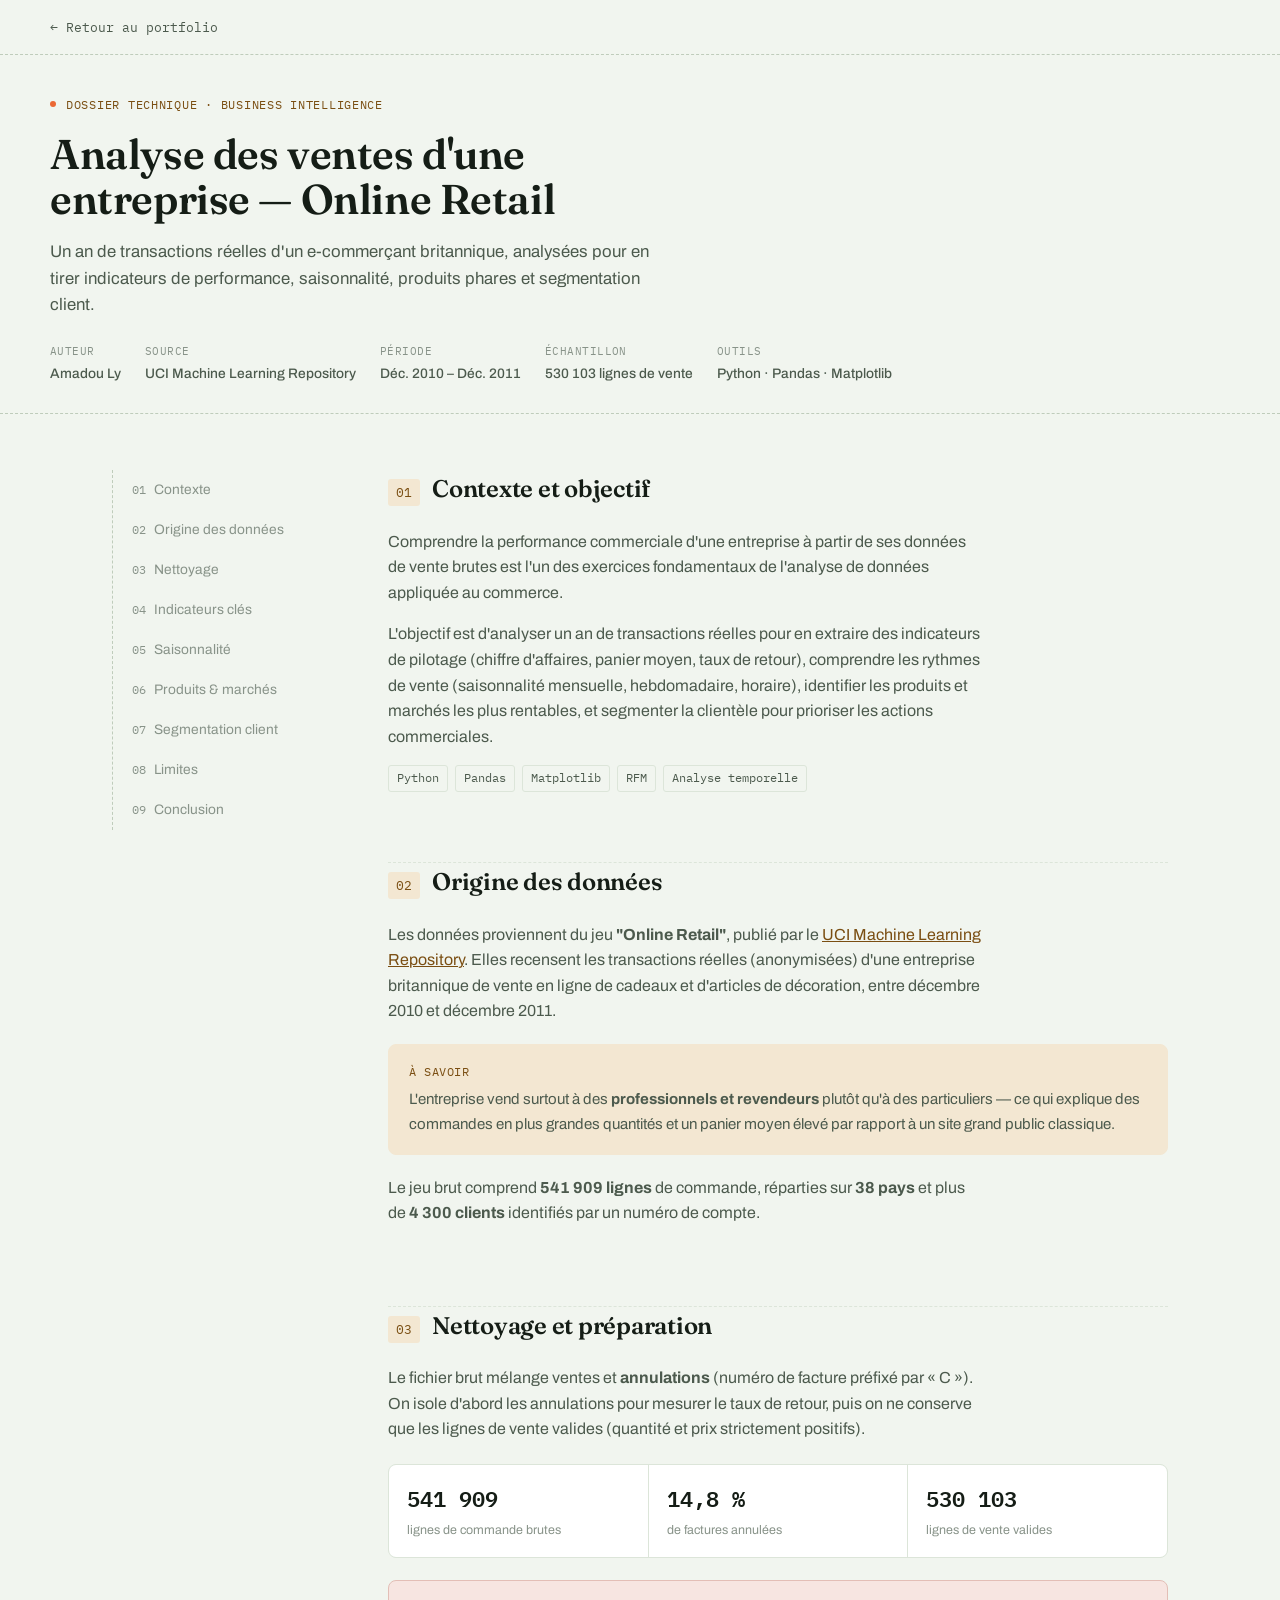
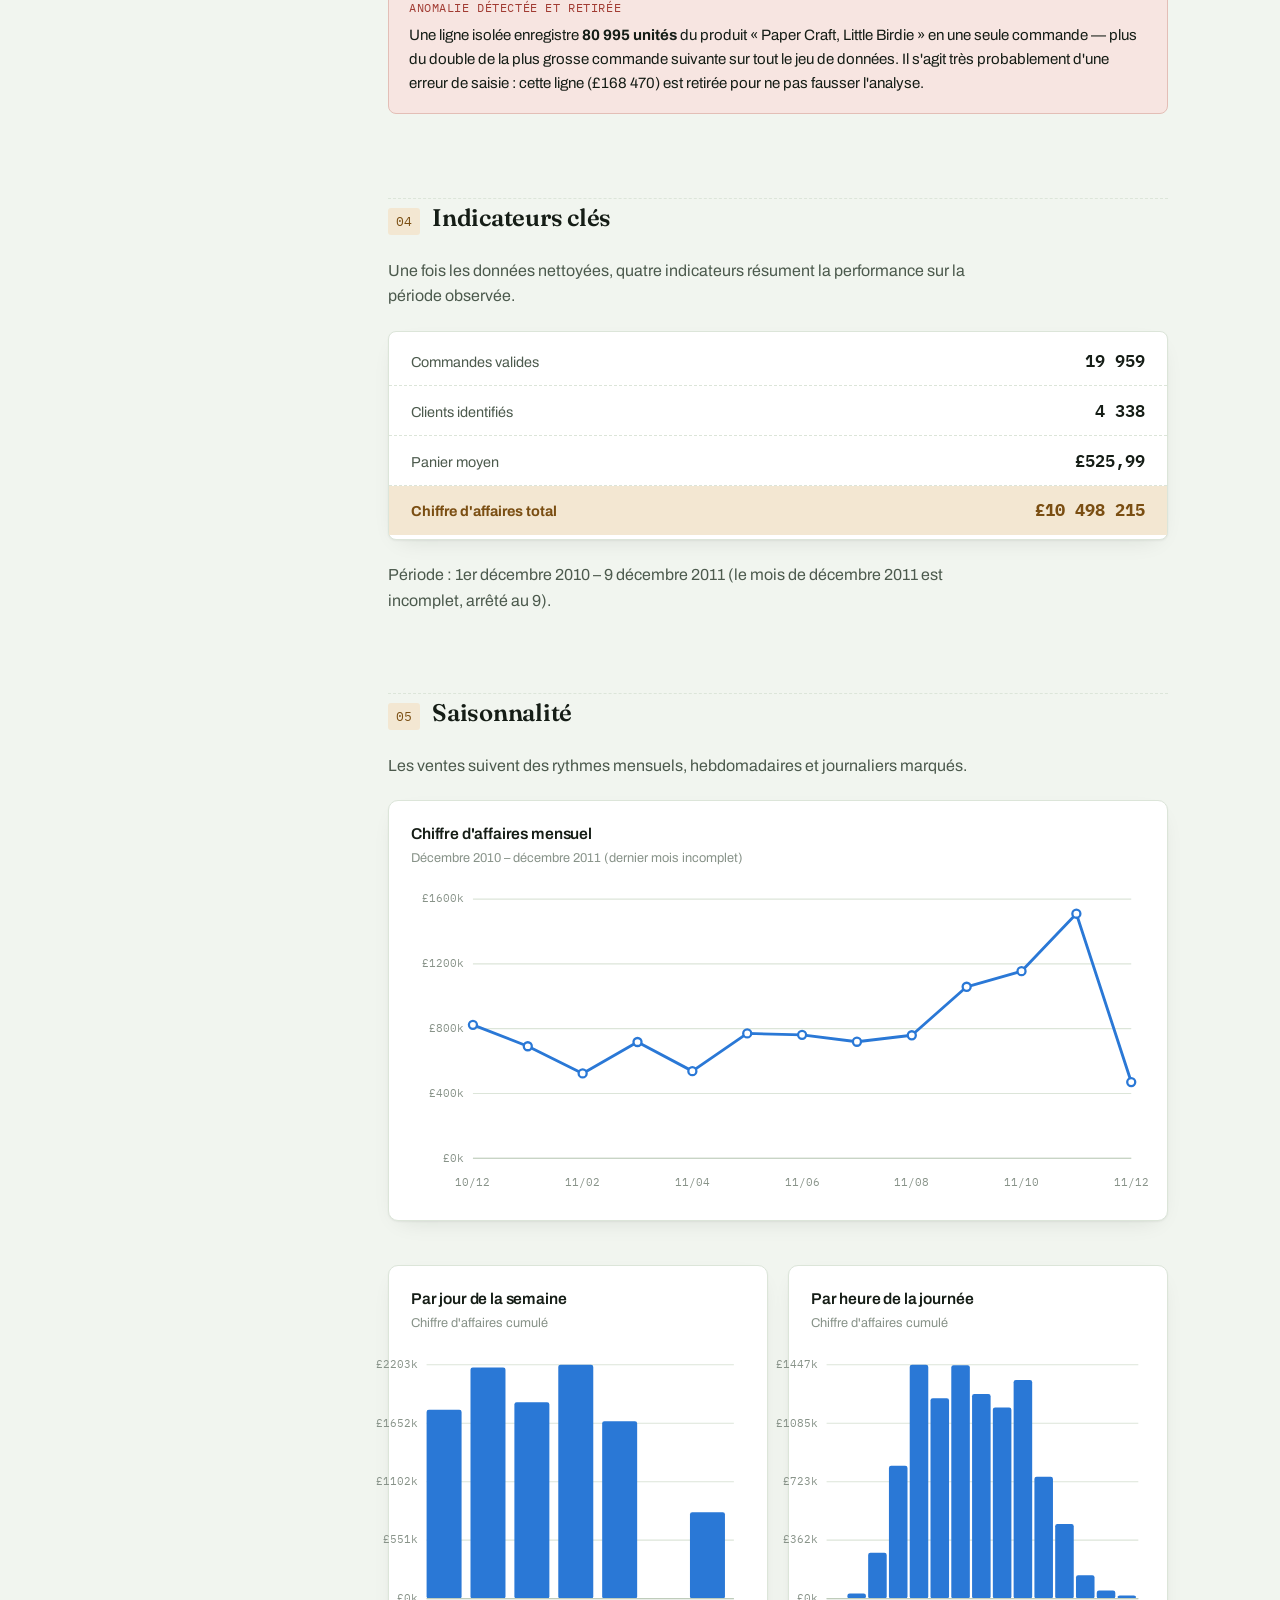
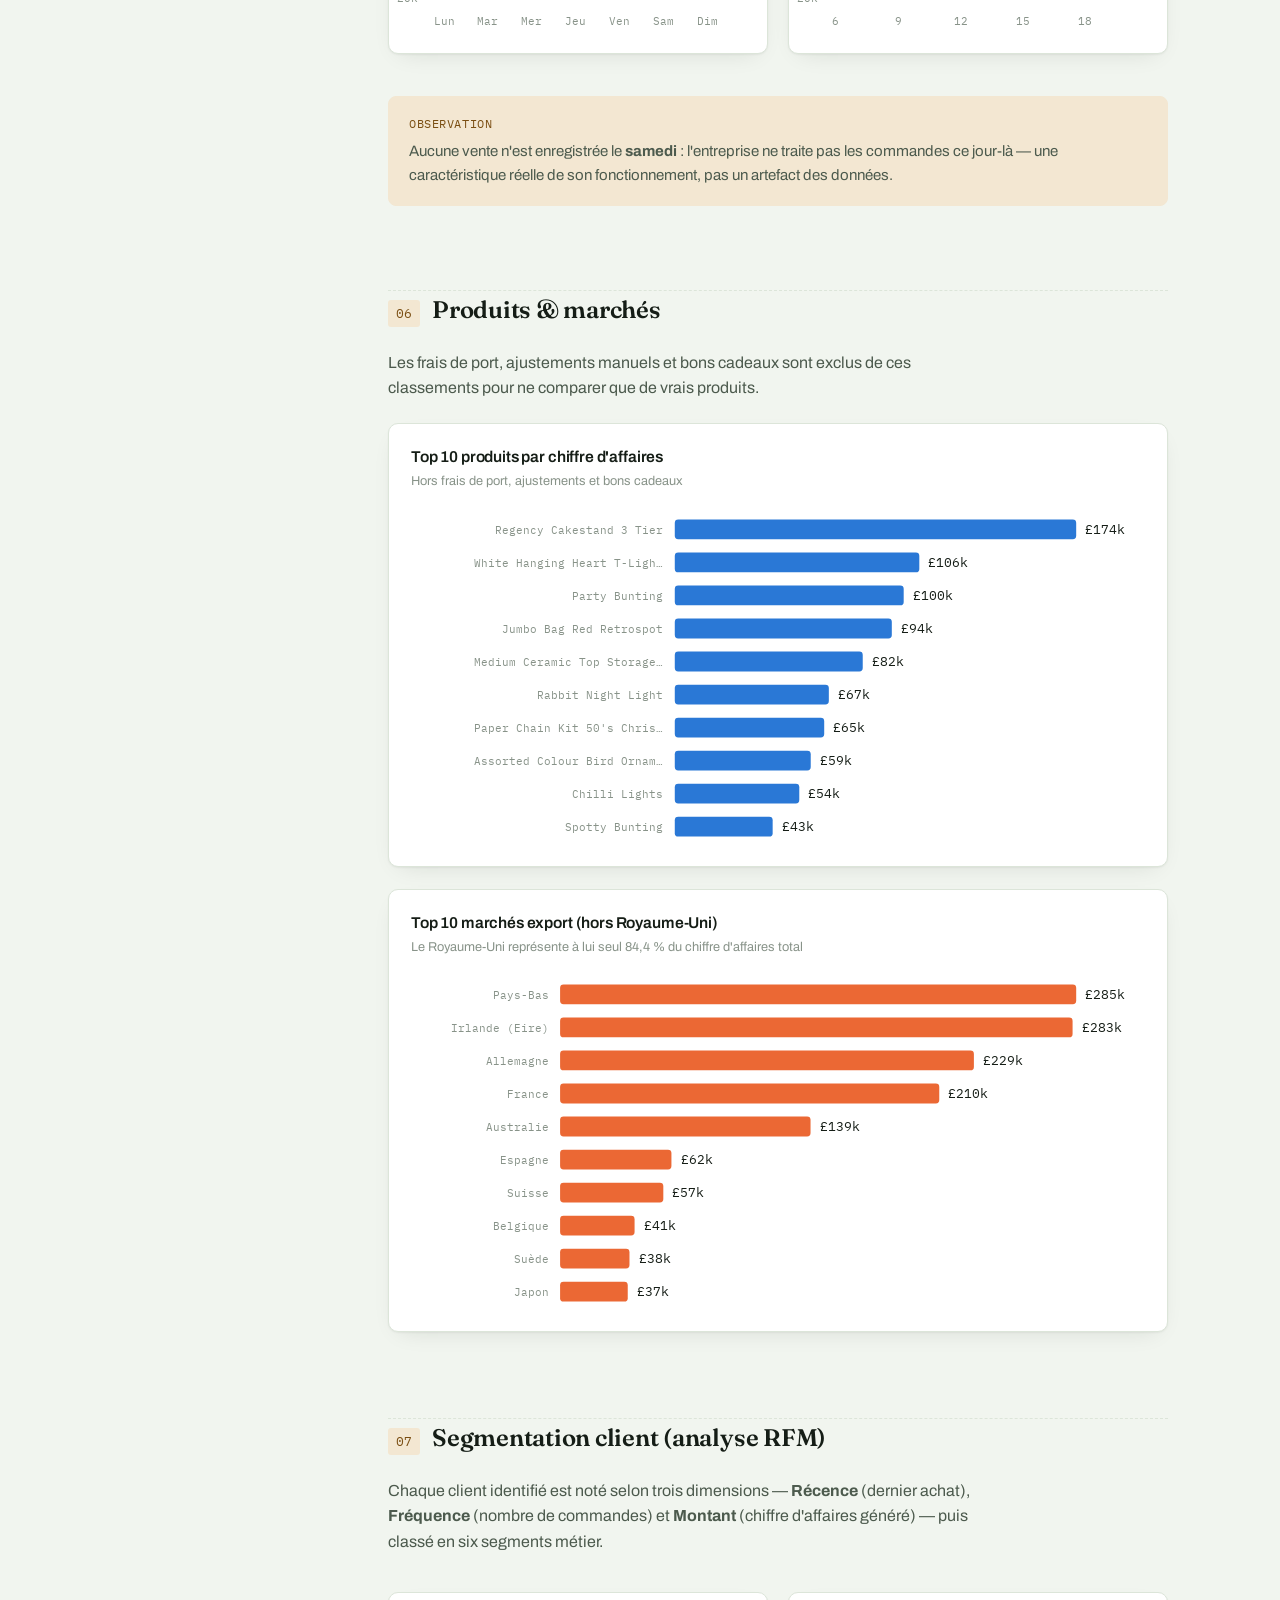
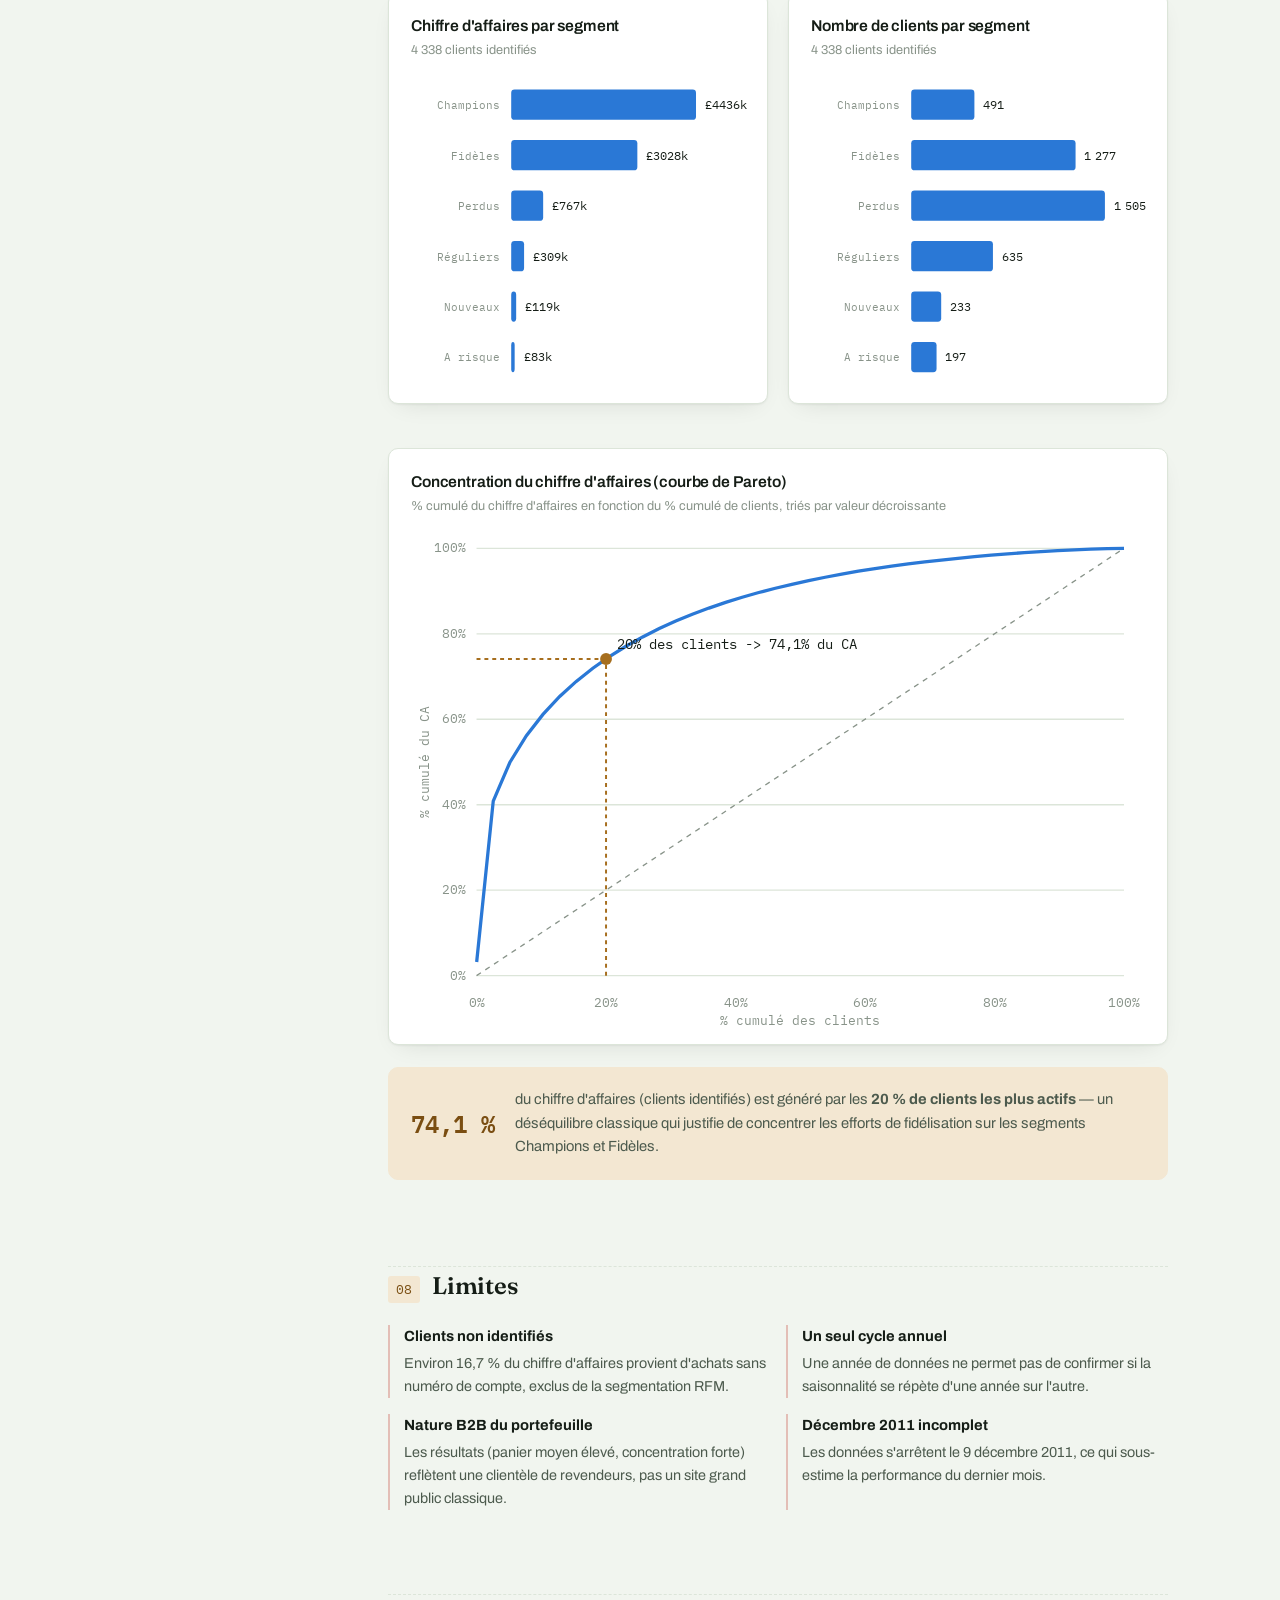
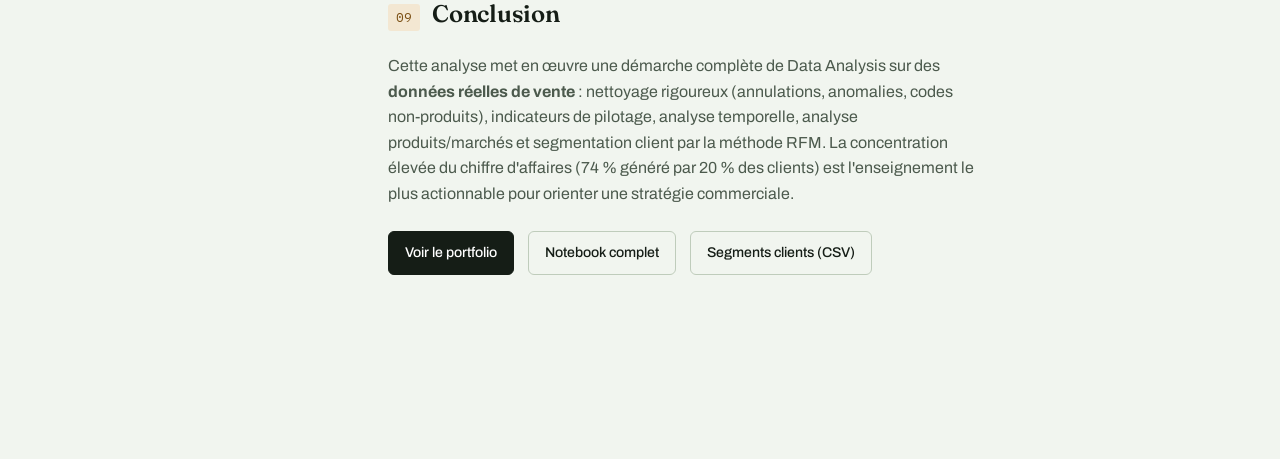
<file: rapport-ventes-entreprise.html>
<!DOCTYPE html>
<html lang="fr">
<head>
<meta charset="UTF-8">
<meta name="viewport" content="width=device-width, initial-scale=1.0">
<title>Registre des Ventes — Amadou Ly</title>
<meta name="description" content="Analyse complète des ventes d'une entreprise de vente en ligne (données réelles, 2010-2011) : indicateurs clés, saisonnalité, produits, marchés et segmentation client.">
<link rel="preconnect" href="https://fonts.googleapis.com">
<link rel="preconnect" href="https://fonts.gstatic.com" crossorigin>
<link href="https://fonts.googleapis.com/css2?family=Fraunces:opsz,wght@9..144,500;9..144,600;9..144,700&family=Archivo:wght@400;500;600;700&family=IBM+Plex+Mono:wght@400;500;600&display=swap" rel="stylesheet">
<style>
:root{
  --paper:#F1F5EF;
  --surface:#FFFFFF;
  --surface-2:#F7FAF6;
  --ink:#151D16;
  --ink-2:#4C5A4D;
  --ink-muted:#889389;
  --line:#DCE5D9;
  --line-strong:#BFCCBB;
  --accent:#A66E1E;
  --accent-ink:#7A4E12;
  --accent-soft:#F3E7D2;
  --danger:#A13B32;
  --danger-soft:#F7E5E1;
  --danger-line:#E3BEB6;
  --series-blue:#2a78d6;
  --series-orange:#eb6834;
  --shadow: 0 1px 2px rgba(21,29,22,0.05), 0 8px 24px -12px rgba(21,29,22,0.14);
}
@media (prefers-color-scheme: dark){
  :root:not([data-theme="light"]){
    --paper:#10140F;
    --surface:#171C15;
    --surface-2:#1C221A;
    --ink:#EEF2EC;
    --ink-2:#B7C2B4;
    --ink-muted:#7C887A;
    --line:#2A332A;
    --line-strong:#3B473A;
    --accent:#D9A24E;
    --accent-ink:#E8C084;
    --accent-soft:#2E2515;
    --danger:#E08A7D;
    --danger-soft:#2E1A16;
    --danger-line:#4A2A22;
    --series-blue:#3987e5;
    --series-orange:#d95926;
    --shadow: 0 1px 2px rgba(0,0,0,0.35), 0 8px 24px -12px rgba(0,0,0,0.55);
  }
}
:root[data-theme="dark"]{
  --paper:#10140F;
  --surface:#171C15;
  --surface-2:#1C221A;
  --ink:#EEF2EC;
  --ink-2:#B7C2B4;
  --ink-muted:#7C887A;
  --line:#2A332A;
  --line-strong:#3B473A;
  --accent:#D9A24E;
  --accent-ink:#E8C084;
  --accent-soft:#2E2515;
  --danger:#E08A7D;
  --danger-soft:#2E1A16;
  --danger-line:#4A2A22;
  --series-blue:#3987e5;
  --series-orange:#d95926;
  --shadow: 0 1px 2px rgba(0,0,0,0.35), 0 8px 24px -12px rgba(0,0,0,0.55);
}

*{box-sizing:border-box;}
html{scroll-behavior:smooth;}
body{
  margin:0;
  background:var(--paper);
  color:var(--ink);
  font-family:'Archivo', system-ui, sans-serif;
  line-height:1.6;
  -webkit-font-smoothing:antialiased;
}
h1,h2,h3{
  font-family:'Fraunces', Georgia, serif;
  font-weight:600;
  margin:0;
  text-wrap:balance;
  color:var(--ink);
  letter-spacing:-0.01em;
}
a{color:var(--accent-ink); text-decoration-thickness:1px;}
.mono{font-family:'IBM Plex Mono', ui-monospace, monospace;}
.tab{font-variant-numeric: tabular-nums;}
:focus-visible{outline:2px solid var(--accent); outline-offset:2px;}
::selection{background:var(--accent-soft); color:var(--accent-ink);}

.backbar{border-bottom:1px dashed var(--line-strong); padding:14px 28px;}
.backbar .inner{max-width:1180px; margin:0 auto;}
.backbar a{font-family:'IBM Plex Mono', monospace; font-size:0.8rem; color:var(--ink-2); text-decoration:none; display:inline-flex; align-items:center; gap:6px;}
.backbar a:hover{color:var(--accent-ink);}

.shell{
  display:grid;
  grid-template-columns:220px minmax(0,780px);
  justify-content:center;
  gap:56px;
  max-width:1180px;
  margin:0 auto;
  padding:0 28px 120px;
}
@media (max-width:900px){
  .shell{grid-template-columns:1fr; padding:0 20px 80px;}
  .toc{display:none;}
}

header.mast{border-bottom:1px dashed var(--line-strong); padding:40px 28px 28px;}
.mast-inner{max-width:1180px; margin:0 auto;}
.mast-eyebrow{
  font-family:'IBM Plex Mono', monospace;
  font-size:0.76rem;
  letter-spacing:0.06em;
  text-transform:uppercase;
  color:var(--accent-ink);
  display:flex; align-items:center; gap:10px;
  margin-bottom:18px;
}
.mast-eyebrow .dot{width:6px; height:6px; border-radius:50%; background:var(--series-orange);}
h1.title{font-size:clamp(1.9rem, 4vw, 2.6rem); line-height:1.08; max-width:20ch; margin-bottom:14px;}
.mast-sub{color:var(--ink-2); font-size:1.05rem; max-width:62ch; margin-bottom:24px;}
.mast-meta{display:flex; flex-wrap:wrap; gap:24px; font-size:0.86rem; color:var(--ink-muted);}
.mast-meta .k{display:block; font-family:'IBM Plex Mono', monospace; font-size:0.7rem; text-transform:uppercase; letter-spacing:0.04em; color:var(--ink-muted); margin-bottom:2px;}
.mast-meta .v{color:var(--ink-2); font-weight:500;}

.toc{position:sticky; top:32px; align-self:start; padding-top:56px;}
.toc-list{list-style:none; margin:0; padding:0; border-left:1px dashed var(--line-strong);}
.toc-list a{display:block; padding:9px 0 9px 18px; font-size:0.86rem; color:var(--ink-muted); text-decoration:none; border-left:2px solid transparent; margin-left:-1px; transition:color .15s ease;}
.toc-list a:hover{color:var(--ink);}
.toc-list .num{font-family:'IBM Plex Mono', monospace; font-size:0.72rem; color:var(--ink-muted); margin-right:8px;}

main{padding-top:56px; min-width:0;}
section.sec{padding-bottom:64px; scroll-margin-top:24px; border-bottom:1px dashed var(--line);}
section.sec:last-of-type{border-bottom:none;}
.sec-head{display:flex; align-items:baseline; gap:12px; margin-bottom:20px;}
.sec-head .num{font-family:'IBM Plex Mono', monospace; font-size:0.82rem; color:var(--accent-ink); background:var(--accent-soft); padding:3px 8px; border-radius:3px;}
.sec-head h2{font-size:1.5rem;}
.sec p{max-width:66ch; color:var(--ink-2); font-size:1rem;}
.sec p + p{margin-top:14px;}
.lede{font-size:1.08rem; color:var(--ink); max-width:66ch;}

.callout{border:1px solid var(--line); background:var(--surface-2); border-radius:8px; padding:18px 20px; margin:20px 0; font-size:0.94rem; color:var(--ink-2);}
.callout.warn{background:var(--danger-soft); border-color:var(--danger-line); color:var(--ink);}
.callout .lbl{font-family:'IBM Plex Mono', monospace; font-size:0.72rem; text-transform:uppercase; letter-spacing:0.05em; color:var(--danger); display:block; margin-bottom:6px;}
.callout.info{background:var(--accent-soft); border-color:var(--accent-soft);}
.callout.info .lbl{color:var(--accent-ink);}

.receipt{
  background:var(--surface);
  border:1px solid var(--line);
  border-radius:8px;
  padding:4px 0;
  margin:22px 0;
  box-shadow:var(--shadow);
}
.receipt-row{display:flex; justify-content:space-between; align-items:baseline; padding:11px 22px; border-bottom:1px dashed var(--line);}
.receipt-row:last-child{border-bottom:none;}
.receipt-row .label{font-size:0.9rem; color:var(--ink-2);}
.receipt-row .amount{font-family:'IBM Plex Mono', monospace; font-size:1.05rem; font-weight:600; color:var(--ink); font-variant-numeric: tabular-nums;}
.receipt-row.total{background:var(--accent-soft);}
.receipt-row.total .label, .receipt-row.total .amount{color:var(--accent-ink); font-weight:700;}

.chart-card{background:var(--surface); border:1px solid var(--line); border-radius:10px; padding:20px 22px 16px; box-shadow:var(--shadow); margin:22px 0;}
.chart-card h3{font-size:0.98rem; font-weight:600; margin-bottom:2px; font-family:'Archivo',sans-serif;}
.chart-card .chart-note{font-size:0.8rem; color:var(--ink-muted); margin-bottom:14px;}
.chart-card svg{display:block; width:100%; height:auto; overflow:visible;}
.axis-label{font-family:'IBM Plex Mono', monospace; font-size:10px; fill:var(--ink-muted);}
.grid-line{stroke:var(--line); stroke-width:1;}
.bar-blue{fill:var(--series-blue);}
.bar-orange{fill:var(--series-orange);}
.value-tag{font-family:'IBM Plex Mono', monospace; font-size:11px; fill:var(--ink);}

.two-col-charts{display:grid; grid-template-columns:1fr 1fr; gap:20px;}
@media (max-width:640px){.two-col-charts{grid-template-columns:1fr;}}

.stat-row{display:grid; grid-template-columns:repeat(auto-fit, minmax(150px,1fr)); gap:1px; background:var(--line); border:1px solid var(--line); border-radius:8px; overflow:hidden; margin:22px 0;}
.stat-tile{background:var(--surface); padding:16px 18px;}
.stat-tile .v{font-family:'IBM Plex Mono', monospace; font-size:1.4rem; font-weight:600; color:var(--ink); display:block; font-variant-numeric: tabular-nums;}
.stat-tile .l{font-size:0.78rem; color:var(--ink-muted); margin-top:4px; display:block;}

.example-card{display:flex; align-items:center; gap:20px; background:var(--accent-soft); border:1px solid var(--accent-soft); border-radius:10px; padding:20px 22px; margin:22px 0;}
.example-card .big{font-family:'IBM Plex Mono', monospace; font-size:1.5rem; font-weight:600; color:var(--accent-ink); white-space:nowrap;}
.example-card .desc{font-size:0.92rem; color:var(--ink-2);}

.limits-grid{display:grid; grid-template-columns:1fr 1fr; gap:16px; margin:20px 0;}
@media (max-width:640px){.limits-grid{grid-template-columns:1fr;}}
.limit-item{border-left:2px solid var(--danger-line); padding-left:14px; font-size:0.9rem; color:var(--ink-2);}
.limit-item strong{color:var(--ink); display:block; margin-bottom:3px; font-size:0.92rem;}

.tags{display:flex; flex-wrap:wrap; gap:7px; margin:14px 0 6px;}
.tags span{font-family:'IBM Plex Mono', monospace; font-size:0.74rem; border:1px solid var(--line); color:var(--ink-2); padding:3px 8px; border-radius:3px;}

.footer-links{display:flex; gap:14px; flex-wrap:wrap; margin-top:24px;}
.footer-links a{display:inline-flex; align-items:center; gap:8px; border:1px solid var(--line-strong); padding:10px 16px; border-radius:6px; font-size:0.88rem; color:var(--ink); text-decoration:none; font-weight:500; transition:border-color .15s ease, background .15s ease;}
.footer-links a:hover{border-color:var(--accent); background:var(--accent-soft);}
.footer-links a.primary{background:var(--ink); color:var(--surface); border-color:var(--ink);}
.footer-links a.primary:hover{opacity:0.9;}
.source-note{font-size:0.8rem; color:var(--ink-muted); margin-top:6px;}
</style>
</head>
<body>

<div class="backbar"><div class="inner"><a href="index.html#projets">&larr; Retour au portfolio</a></div></div>

<header class="mast">
  <div class="mast-inner">
    <div class="mast-eyebrow"><span class="dot"></span>DOSSIER TECHNIQUE · BUSINESS INTELLIGENCE</div>
    <h1 class="title">Analyse des ventes d'une entreprise — Online Retail</h1>
    <p class="mast-sub">Un an de transactions réelles d'un e-commerçant britannique, analysées pour en tirer indicateurs de performance, saisonnalité, produits phares et segmentation client.</p>
    <div class="mast-meta">
      <div><span class="k">Auteur</span><span class="v">Amadou Ly</span></div>
      <div><span class="k">Source</span><span class="v">UCI Machine Learning Repository</span></div>
      <div><span class="k">Période</span><span class="v">Déc. 2010 – Déc. 2011</span></div>
      <div><span class="k">Échantillon</span><span class="v">530 103 lignes de vente</span></div>
      <div><span class="k">Outils</span><span class="v">Python · Pandas · Matplotlib</span></div>
    </div>
  </div>
</header>

<div class="shell">
  <nav class="toc" aria-label="Sommaire">
    <ul class="toc-list">
      <li><a href="#contexte"><span class="num">01</span>Contexte</a></li>
      <li><a href="#donnees"><span class="num">02</span>Origine des données</a></li>
      <li><a href="#nettoyage"><span class="num">03</span>Nettoyage</a></li>
      <li><a href="#kpi"><span class="num">04</span>Indicateurs clés</a></li>
      <li><a href="#saisonnalite"><span class="num">05</span>Saisonnalité</a></li>
      <li><a href="#produits"><span class="num">06</span>Produits &amp; marchés</a></li>
      <li><a href="#clients"><span class="num">07</span>Segmentation client</a></li>
      <li><a href="#limites"><span class="num">08</span>Limites</a></li>
      <li><a href="#conclusion"><span class="num">09</span>Conclusion</a></li>
    </ul>
  </nav>

  <main>

    <section class="sec" id="contexte">
      <div class="sec-head"><span class="num">01</span><h2>Contexte et objectif</h2></div>
      <p class="lede">Comprendre la performance commerciale d'une entreprise à partir de ses données de vente brutes est l'un des exercices fondamentaux de l'analyse de données appliquée au commerce.</p>
      <p>L'objectif est d'analyser un an de transactions réelles pour en extraire des indicateurs de pilotage (chiffre d'affaires, panier moyen, taux de retour), comprendre les rythmes de vente (saisonnalité mensuelle, hebdomadaire, horaire), identifier les produits et marchés les plus rentables, et segmenter la clientèle pour prioriser les actions commerciales.</p>
      <div class="tags"><span>Python</span><span>Pandas</span><span>Matplotlib</span><span>RFM</span><span>Analyse temporelle</span></div>
    </section>

    <section class="sec" id="donnees">
      <div class="sec-head"><span class="num">02</span><h2>Origine des données</h2></div>
      <p>Les données proviennent du jeu <strong>"Online Retail"</strong>, publié par le <a href="https://archive.ics.uci.edu/dataset/352/online+retail" target="_blank" rel="noopener">UCI Machine Learning Repository</a>. Elles recensent les transactions réelles (anonymisées) d'une entreprise britannique de vente en ligne de cadeaux et d'articles de décoration, entre décembre 2010 et décembre 2011.</p>
      <div class="callout info">
        <span class="lbl">À savoir</span>
        L'entreprise vend surtout à des <strong>professionnels et revendeurs</strong> plutôt qu'à des particuliers — ce qui explique des commandes en plus grandes quantités et un panier moyen élevé par rapport à un site grand public classique.
      </div>
      <p>Le jeu brut comprend <strong>541 909 lignes</strong> de commande, réparties sur <strong>38 pays</strong> et plus de <strong>4 300 clients</strong> identifiés par un numéro de compte.</p>
    </section>

    <section class="sec" id="nettoyage">
      <div class="sec-head"><span class="num">03</span><h2>Nettoyage et préparation</h2></div>
      <p>Le fichier brut mélange ventes et <strong>annulations</strong> (numéro de facture préfixé par « C »). On isole d'abord les annulations pour mesurer le taux de retour, puis on ne conserve que les lignes de vente valides (quantité et prix strictement positifs).</p>

      <div class="stat-row">
        <div class="stat-tile"><span class="v tab">541 909</span><span class="l">lignes de commande brutes</span></div>
        <div class="stat-tile"><span class="v tab">14,8 %</span><span class="l">de factures annulées</span></div>
        <div class="stat-tile"><span class="v tab">530 103</span><span class="l">lignes de vente valides</span></div>
      </div>

      <div class="callout warn">
        <span class="lbl">Anomalie détectée et retirée</span>
        Une ligne isolée enregistre <strong>80 995 unités</strong> du produit « Paper Craft, Little Birdie » en une seule commande — plus du double de la plus grosse commande suivante sur tout le jeu de données. Il s'agit très probablement d'une erreur de saisie : cette ligne (£168 470) est retirée pour ne pas fausser l'analyse.
      </div>
    </section>

    <section class="sec" id="kpi">
      <div class="sec-head"><span class="num">04</span><h2>Indicateurs clés</h2></div>
      <p>Une fois les données nettoyées, quatre indicateurs résument la performance sur la période observée.</p>
      <div class="receipt">
        <div class="receipt-row"><span class="label">Commandes valides</span><span class="amount tab">19 959</span></div>
        <div class="receipt-row"><span class="label">Clients identifiés</span><span class="amount tab">4 338</span></div>
        <div class="receipt-row"><span class="label">Panier moyen</span><span class="amount tab">£525,99</span></div>
        <div class="receipt-row total"><span class="label">Chiffre d'affaires total</span><span class="amount tab">£10 498 215</span></div>
      </div>
      <p class="source-note">Période : 1er décembre 2010 – 9 décembre 2011 (le mois de décembre 2011 est incomplet, arrêté au 9).</p>
    </section>

    <section class="sec" id="saisonnalite">
      <div class="sec-head"><span class="num">05</span><h2>Saisonnalité</h2></div>
      <p>Les ventes suivent des rythmes mensuels, hebdomadaires et journaliers marqués.</p>

      <div class="chart-card">
        <h3>Chiffre d'affaires mensuel</h3>
        <div class="chart-note">Décembre 2010 – décembre 2011 (dernier mois incomplet)</div>
        <svg id="chart-month" viewBox="0 0 640 280" role="img" aria-label="Evolution du chiffre d'affaires mensuel"></svg>
      </div>

      <div class="two-col-charts">
        <div class="chart-card">
          <h3>Par jour de la semaine</h3>
          <div class="chart-note">Chiffre d'affaires cumulé</div>
          <svg id="chart-dow" viewBox="0 0 300 260" role="img" aria-label="Chiffre d'affaires par jour de la semaine"></svg>
        </div>
        <div class="chart-card">
          <h3>Par heure de la journée</h3>
          <div class="chart-note">Chiffre d'affaires cumulé</div>
          <svg id="chart-hour" viewBox="0 0 300 260" role="img" aria-label="Chiffre d'affaires par heure de la journee"></svg>
        </div>
      </div>
      <div class="callout info">
        <span class="lbl">Observation</span>
        Aucune vente n'est enregistrée le <strong>samedi</strong> : l'entreprise ne traite pas les commandes ce jour-là — une caractéristique réelle de son fonctionnement, pas un artefact des données.
      </div>
    </section>

    <section class="sec" id="produits">
      <div class="sec-head"><span class="num">06</span><h2>Produits &amp; marchés</h2></div>
      <p>Les frais de port, ajustements manuels et bons cadeaux sont exclus de ces classements pour ne comparer que de vrais produits.</p>

      <div class="chart-card">
        <h3>Top 10 produits par chiffre d'affaires</h3>
        <div class="chart-note">Hors frais de port, ajustements et bons cadeaux</div>
        <svg id="chart-products" viewBox="0 0 640 300" role="img" aria-label="Top 10 produits par chiffre d'affaires"></svg>
      </div>

      <div class="chart-card">
        <h3>Top 10 marchés export (hors Royaume-Uni)</h3>
        <div class="chart-note">Le Royaume-Uni représente à lui seul 84,4 % du chiffre d'affaires total</div>
        <svg id="chart-countries" viewBox="0 0 640 300" role="img" aria-label="Top 10 marches export hors Royaume-Uni"></svg>
      </div>
    </section>

    <section class="sec" id="clients">
      <div class="sec-head"><span class="num">07</span><h2>Segmentation client (analyse RFM)</h2></div>
      <p>Chaque client identifié est noté selon trois dimensions — <strong>Récence</strong> (dernier achat), <strong>Fréquence</strong> (nombre de commandes) et <strong>Montant</strong> (chiffre d'affaires généré) — puis classé en six segments métier.</p>

      <div class="two-col-charts">
        <div class="chart-card">
          <h3>Chiffre d'affaires par segment</h3>
          <div class="chart-note">4 338 clients identifiés</div>
          <svg id="chart-seg-rev" viewBox="0 0 300 280" role="img" aria-label="Chiffre d'affaires par segment client"></svg>
        </div>
        <div class="chart-card">
          <h3>Nombre de clients par segment</h3>
          <div class="chart-note">4 338 clients identifiés</div>
          <svg id="chart-seg-count" viewBox="0 0 300 280" role="img" aria-label="Nombre de clients par segment"></svg>
        </div>
      </div>

      <div class="chart-card">
        <h3>Concentration du chiffre d'affaires (courbe de Pareto)</h3>
        <div class="chart-note">% cumulé du chiffre d'affaires en fonction du % cumulé de clients, triés par valeur décroissante</div>
        <svg id="chart-pareto" viewBox="0 0 560 380" role="img" aria-label="Courbe de Pareto de la concentration du chiffre d'affaires"></svg>
      </div>

      <div class="example-card">
        <div class="big tab">74,1 %</div>
        <div class="desc">du chiffre d'affaires (clients identifiés) est généré par les <strong>20 % de clients les plus actifs</strong> — un déséquilibre classique qui justifie de concentrer les efforts de fidélisation sur les segments Champions et Fidèles.</div>
      </div>
    </section>

    <section class="sec" id="limites">
      <div class="sec-head"><span class="num">08</span><h2>Limites</h2></div>
      <div class="limits-grid">
        <div class="limit-item"><strong>Clients non identifiés</strong>Environ 16,7 % du chiffre d'affaires provient d'achats sans numéro de compte, exclus de la segmentation RFM.</div>
        <div class="limit-item"><strong>Un seul cycle annuel</strong>Une année de données ne permet pas de confirmer si la saisonnalité se répète d'une année sur l'autre.</div>
        <div class="limit-item"><strong>Nature B2B du portefeuille</strong>Les résultats (panier moyen élevé, concentration forte) reflètent une clientèle de revendeurs, pas un site grand public classique.</div>
        <div class="limit-item"><strong>Décembre 2011 incomplet</strong>Les données s'arrêtent le 9 décembre 2011, ce qui sous-estime la performance du dernier mois.</div>
      </div>
    </section>

    <section class="sec" id="conclusion">
      <div class="sec-head"><span class="num">09</span><h2>Conclusion</h2></div>
      <p>Cette analyse met en œuvre une démarche complète de Data Analysis sur des <strong>données réelles de vente</strong> : nettoyage rigoureux (annulations, anomalies, codes non-produits), indicateurs de pilotage, analyse temporelle, analyse produits/marchés et segmentation client par la méthode RFM. La concentration élevée du chiffre d'affaires (74 % généré par 20 % des clients) est l'enseignement le plus actionnable pour orienter une stratégie commerciale.</p>
      <div class="footer-links">
        <a class="primary" href="index.html#projets">Voir le portfolio</a>
        <a href="assets/documents/analyse_ventes_entreprise.ipynb" target="_blank" rel="noopener">Notebook complet</a>
        <a href="assets/documents/customer_segments_rfm.csv" target="_blank" rel="noopener">Segments clients (CSV)</a>
      </div>
    </section>

  </main>
</div>

<script>
(function(){
  const NS = "http://www.w3.org/2000/svg";
  function el(tag, attrs){
    const e = document.createElementNS(NS, tag);
    for (const k in attrs) e.setAttribute(k, attrs[k]);
    return e;
  }
  function css(v){ return getComputedStyle(document.documentElement).getPropertyValue(v).trim(); }
  function fmtK(v){ return '£' + Math.round(v/1000) + 'k'; }

  /* ---- Generic vertical bar chart ---- */
  function barChart(svgId, items, opts){
    const svg = document.getElementById(svgId);
    const W = opts.W, H = opts.H, ML = opts.ml, MR = opts.mr, MT = opts.mt, MB = opts.mb;
    const plotW = W - ML - MR, plotH = H - MT - MB;
    const maxVal = opts.maxVal || Math.max.apply(null, items.map(d => d.value));
    const gap = opts.gap != null ? opts.gap : 4;
    const barW = plotW / items.length - gap;
    const color = opts.color || css('--series-blue');

    const ticks = 4;
    for (let i = 0; i <= ticks; i++){
      const y = MT + plotH - (plotH * i / ticks);
      svg.appendChild(el('line', {x1:ML, x2:W-MR, y1:y, y2:y, class:'grid-line'}));
      const t = el('text', {x: ML-8, y: y+3, class:'axis-label', 'text-anchor':'end'});
      t.textContent = opts.yFmt ? opts.yFmt(maxVal * i / ticks) : Math.round(maxVal * i / ticks);
      svg.appendChild(t);
    }
    items.forEach(function(d, i){
      const x = ML + i * (barW + gap);
      const h = (d.value / maxVal) * plotH;
      const y = MT + plotH - h;
      svg.appendChild(el('rect', {x:x, y:y, width:barW, height:Math.max(h,0), class: d.cls || 'bar-blue', rx:2}));
      if (!opts.skipLabels || i % opts.skipLabels === 0){
        const lbl = el('text', {x: x + barW/2, y: H-10, class:'axis-label', 'text-anchor':'middle'});
        lbl.textContent = d.label;
        svg.appendChild(lbl);
      }
    });
    svg.appendChild(el('line', {x1:ML, x2:W-MR, y1:MT+plotH, y2:MT+plotH, stroke: css('--line-strong'), 'stroke-width':1}));
  }

  /* ---- Generic horizontal bar chart ---- */
  function hBarChart(svgId, items, opts){
    const svg = document.getElementById(svgId);
    const W = opts.W, H = opts.H, ML = opts.ml, MR = opts.mr, MT = opts.mt, MB = opts.mb;
    const plotW = W - ML - MR, plotH = H - MT - MB;
    const rowH = plotH / items.length;
    const maxVal = Math.max.apply(null, items.map(d => d.value));
    const color = opts.color || css('--series-blue');

    items.forEach(function(d, i){
      const y = MT + i*rowH + rowH*0.2;
      const barH = rowH * 0.6;
      const w = (d.value/maxVal) * plotW;
      const lbl = el('text', {x: ML-10, y: y + barH/2 + 4, class:'axis-label', 'text-anchor':'end'});
      lbl.textContent = d.label.length > 28 ? d.label.slice(0,26) + '…' : d.label;
      svg.appendChild(lbl);
      svg.appendChild(el('rect', {x:ML, y:y, width:Math.max(w,2), height:barH, fill:color, rx:3}));
      const vt = el('text', {x: ML + w + 8, y: y + barH/2 + 4, class:'value-tag'});
      vt.textContent = opts.valueFmt ? opts.valueFmt(d.value) : d.value;
      svg.appendChild(vt);
    });
  }

  /* ---- 1. Revenue by month (line) ---- */
  (function(){
    const monthData = [
      ["2010-12",823746],["2011-01",691365],["2011-02",523632],["2011-03",717639],
      ["2011-04",537809],["2011-05",770536],["2011-06",761740],["2011-07",719221],
      ["2011-08",759138],["2011-09",1058590],["2011-10",1154979],["2011-11",1509496],["2011-12",470323]
    ];
    const svg = document.getElementById("chart-month");
    const W=640,H=280,ML=54,MR=12,MT=14,MB=40;
    const plotW=W-ML-MR, plotH=H-MT-MB;
    const maxV = 1600000;
    const stepX = plotW/(monthData.length-1);
    const blue = css('--series-blue');
    function xOf(i){ return ML+i*stepX; }
    function yOf(v){ return MT+plotH-(v/maxV)*plotH; }

    [0,400000,800000,1200000,1600000].forEach(function(t){
      const y=yOf(t);
      svg.appendChild(el('line',{x1:ML,x2:W-MR,y1:y,y2:y,class:'grid-line'}));
      const lab=el('text',{x:ML-8,y:y+3,class:'axis-label','text-anchor':'end'});
      lab.textContent = fmtK(t); svg.appendChild(lab);
    });

    let path="";
    monthData.forEach(function(d,i){ const x=xOf(i),y=yOf(d[1]); path += (i===0?"M":"L")+x+","+y+" "; });
    svg.appendChild(el('path',{d:path, fill:'none', stroke:blue, 'stroke-width':2.5, 'stroke-linejoin':'round','stroke-linecap':'round'}));
    monthData.forEach(function(d,i){
      const x=xOf(i), y=yOf(d[1]);
      svg.appendChild(el('circle',{cx:x,cy:y,r:3.5, fill:css('--surface'), stroke:blue,'stroke-width':2}));
      if (i%2===0){
        const lx = el('text',{x:x,y:H-16,class:'axis-label','text-anchor':'middle'});
        lx.textContent = d[0].slice(2).replace('-','/'); svg.appendChild(lx);
      }
    });
    svg.appendChild(el('line',{x1:ML,x2:W-MR,y1:MT+plotH,y2:MT+plotH,stroke:css('--line-strong'),'stroke-width':1}));
  })();

  /* ---- 2. Revenue by day of week ---- */
  barChart("chart-dow", [
    {label:"Lun", value:1779575}, {label:"Mar", value:2178633}, {label:"Mer", value:1851148},
    {label:"Jeu", value:2203161}, {label:"Ven", value:1671871}, {label:"Sam", value:0}, {label:"Dim", value:813828}
  ], {W:300,H:260,ml:14,mr:10,mt:16,mb:34, yFmt:fmtK, gap:8});

  /* ---- 3. Revenue by hour ---- */
  barChart("chart-hour", [
    {label:"6",value:4},{label:"7",value:31059},{label:"8",value:283869},{label:"9",value:821798},
    {label:"10",value:1446743},{label:"11",value:1239954},{label:"12",value:1444246},{label:"13",value:1265736},
    {label:"14",value:1181812},{label:"15",value:1352972},{label:"16",value:754007},{label:"17",value:461603},
    {label:"18",value:144813},{label:"19",value:50665},{label:"20",value:18933}
  ], {W:300,H:260,ml:14,mr:6,mt:16,mb:34, yFmt:fmtK, gap:2, skipLabels:3});

  /* ---- 4. Top products by revenue ---- */
  hBarChart("chart-products", [
    {label:"Regency Cakestand 3 Tier", value:174485},
    {label:"White Hanging Heart T-Light Holder", value:106293},
    {label:"Party Bunting", value:99504},
    {label:"Jumbo Bag Red Retrospot", value:94340},
    {label:"Medium Ceramic Top Storage Jar", value:81701},
    {label:"Rabbit Night Light", value:66965},
    {label:"Paper Chain Kit 50's Christmas", value:64952},
    {label:"Assorted Colour Bird Ornament", value:59095},
    {label:"Chilli Lights", value:54118},
    {label:"Spotty Bunting", value:42548}
  ], {W:640,H:300,ml:230,mr:60,mt:6,mb:6, color:css('--series-blue'), valueFmt: v => '£'+Math.round(v/1000)+'k'});

  /* ---- 5. Top export countries ---- */
  hBarChart("chart-countries", [
    {label:"Pays-Bas", value:285446},
    {label:"Irlande (Eire)", value:283454},
    {label:"Allemagne", value:228867},
    {label:"France", value:209715},
    {label:"Australie", value:138521},
    {label:"Espagne", value:61577},
    {label:"Suisse", value:57090},
    {label:"Belgique", value:41196},
    {label:"Suède", value:38378},
    {label:"Japon", value:37416}
  ], {W:640,H:300,ml:130,mr:60,mt:6,mb:6, color:css('--series-orange'), valueFmt: v => '£'+Math.round(v/1000)+'k'});

  /* ---- 6 & 7. Segments ---- */
  const segData = [
    {label:"Champions", value:4436405},
    {label:"Fidèles", value:3028165},
    {label:"Perdus", value:767150},
    {label:"Réguliers", value:309112},
    {label:"Nouveaux", value:119202},
    {label:"A risque", value:82904}
  ];
  const segCountData = [
    {label:"Champions", value:491},
    {label:"Fidèles", value:1277},
    {label:"Perdus", value:1505},
    {label:"Réguliers", value:635},
    {label:"Nouveaux", value:233},
    {label:"A risque", value:197}
  ];
  hBarChart("chart-seg-rev", segData, {W:300,H:280,ml:90,mr:44,mt:4,mb:4, color:css('--series-blue'), valueFmt: v => '£'+Math.round(v/1000)+'k'});
  hBarChart("chart-seg-count", segCountData, {W:300,H:280,ml:90,mr:36,mt:4,mb:4, color:css('--series-blue'), valueFmt: v => v.toLocaleString('fr-FR')});

  /* ---- 8. Pareto curve ---- */
  (function(){
    const px = [0.02,2.58,5.14,7.70,10.26,12.84,15.40,17.96,20.52,23.08,25.66,28.22,30.77,33.33,35.89,38.47,41.03,43.59,46.15,48.71,51.29,53.85,56.41,58.97,61.53,64.11,66.67,69.23,71.78,74.34,76.92,79.48,82.04,84.60,87.16,89.74,92.30,94.86,97.42,100.0];
    const py = [3.20,40.86,49.88,56.17,61.13,65.33,68.86,71.95,74.66,77.08,79.27,81.22,82.98,84.58,86.02,87.35,88.56,89.66,90.66,91.59,92.45,93.24,93.98,94.66,95.27,95.84,96.36,96.83,97.27,97.68,98.07,98.41,98.72,98.99,99.24,99.45,99.64,99.80,99.93,100.0];
    const svg = document.getElementById("chart-pareto");
    const W=560,H=380,ML=50,MR=16,MT=14,MB=40;
    const plotW=W-ML-MR, plotH=H-MT-MB;
    function xOf(v){ return ML+(v/100)*plotW; }
    function yOf(v){ return MT+plotH-(v/100)*plotH; }
    const blue = css('--series-blue');

    [0,20,40,60,80,100].forEach(function(t){
      const y=yOf(t), x=xOf(t);
      svg.appendChild(el('line',{x1:ML,x2:W-MR,y1:y,y2:y,class:'grid-line'}));
      const ly=el('text',{x:ML-8,y:y+3,class:'axis-label','text-anchor':'end'}); ly.textContent=t+'%'; svg.appendChild(ly);
      const lx=el('text',{x:x,y:H-16,class:'axis-label','text-anchor':'middle'}); lx.textContent=t+'%'; svg.appendChild(lx);
    });

    // diagonal reference (perfect equality)
    svg.appendChild(el('line',{x1:xOf(0),y1:yOf(0),x2:xOf(100),y2:yOf(100), stroke:css('--ink-muted'),'stroke-width':1,'stroke-dasharray':'4,4'}));

    let path="";
    px.forEach(function(x,i){ const X=xOf(x),Y=yOf(py[i]); path += (i===0?"M":"L")+X+","+Y+" "; });
    svg.appendChild(el('path',{d:path, fill:'none', stroke:blue,'stroke-width':2.5}));

    // 20% marker
    svg.appendChild(el('line',{x1:xOf(20),x2:xOf(20),y1:yOf(0),y2:yOf(74.1), stroke:css('--accent'),'stroke-width':1.5,'stroke-dasharray':'3,3'}));
    svg.appendChild(el('line',{x1:xOf(0),x2:xOf(20),y1:yOf(74.1),y2:yOf(74.1), stroke:css('--accent'),'stroke-width':1.5,'stroke-dasharray':'3,3'}));
    svg.appendChild(el('circle',{cx:xOf(20),cy:yOf(74.1),r:4.5, fill:css('--accent')}));
    const tag = el('text',{x:xOf(20)+8,y:yOf(74.1)-8,class:'value-tag'});
    tag.textContent = '20% des clients -> 74,1% du CA';
    svg.appendChild(tag);

    const xl=el('text',{x:ML+plotW/2,y:H-2,class:'axis-label','text-anchor':'middle'}); xl.textContent='% cumulé des clients'; svg.appendChild(xl);
    const yl=el('text',{x:14,y:MT+plotH/2,class:'axis-label','text-anchor':'middle',transform:'rotate(-90 14 '+(MT+plotH/2)+')'}); yl.textContent='% cumulé du CA'; svg.appendChild(yl);
  })();

})();
</script>
</body>
</html>
</file>
<file: assets/css/style.css>
:root{
  --paper:#FAFAF8;
  --paper-deep:#F1F1EE;
  --ink:#14141F;
  --ink-soft:#4A4A58;
  --ink-faint:#8C8C99;
  --signal:#4338CA;
  --signal-deep:#312597;
  --signal-soft:#EAE8FB;
  --rule:#E4E4E0;
  --white:#FFFFFF;
  --max:1080px;
}

*{box-sizing:border-box;}
html{scroll-behavior:smooth;}
body{
  margin:0;
  background:var(--paper);
  color:var(--ink);
  font-family:'IBM Plex Sans', sans-serif;
  -webkit-font-smoothing:antialiased;
  line-height:1.55;
}
a{color:inherit;}
h1,h2,h3{
  font-family:'Fraunces', serif;
  font-weight:700;
  margin:0;
  letter-spacing:-0.01em;
}
.mono{
  font-family:'IBM Plex Mono', monospace;
}
.wrap{
  max-width:var(--max);
  margin:0 auto;
  padding:0 28px;
}
::selection{background:var(--signal-soft); color:var(--signal-deep);}
:focus-visible{outline:2px solid var(--signal); outline-offset:3px;}

/* ---------- NAV ---------- */
header{
  position:sticky; top:0; z-index:50;
  backdrop-filter:blur(8px);
  background:rgba(250,250,248,0.85);
  border-bottom:1px solid var(--rule);
}
nav.wrap{
  display:flex; align-items:center; justify-content:space-between;
  height:64px;
}
.brand{
  font-family:'Fraunces', serif;
  font-weight:700; font-size:1.15rem;
  letter-spacing:-0.01em;
  text-decoration:none;
  color:var(--ink);
}
.brand span{color:var(--signal);}
.navlinks{display:flex; gap:28px; list-style:none; margin:0; padding:0;}
.navlinks a{
  text-decoration:none;
  font-size:0.92rem;
  color:var(--ink-soft);
  font-weight:500;
  transition:color .15s ease;
}
.navlinks a:hover{color:var(--signal-deep);}
.navtoggle{display:none;}

@media (max-width:760px){
  .navlinks{
    position:fixed; inset:64px 0 auto 0;
    background:var(--paper);
    flex-direction:column;
    padding:20px 28px 28px;
    border-bottom:1px solid var(--rule);
    gap:16px;
    transform:translateY(-8px);
    opacity:0;
    pointer-events:none;
    transition:all .2s ease;
  }
  .navlinks.open{transform:translateY(0); opacity:1; pointer-events:auto;}
  .navtoggle{
    display:block;
    background:none; border:1px solid var(--rule); border-radius:6px;
    width:38px; height:34px;
    font-family:'IBM Plex Mono',monospace;
    color:var(--ink); cursor:pointer;
  }
}

/* ---------- HERO ---------- */
.hero{
  padding:96px 0 72px;
  display:grid;
  grid-template-columns:1.1fr 0.9fr;
  gap:48px;
  align-items:center;
}
@media (max-width:860px){
  .hero{grid-template-columns:1fr; padding:56px 0 48px;}
}
.eyebrow{
  font-family:'IBM Plex Mono', monospace;
  font-size:0.8rem;
  color:var(--signal-deep);
  background:var(--signal-soft);
  display:inline-block;
  padding:5px 10px;
  border-radius:3px;
  margin-bottom:20px;
  letter-spacing:0.02em;
}
.hero h1{
  font-size:clamp(2.4rem, 5vw, 3.4rem);
  line-height:1.05;
  margin-bottom:14px;
}
.role-tag{
  font-family:'IBM Plex Mono', monospace;
  font-size:0.92rem;
  font-weight:500;
  color:var(--signal-deep);
  letter-spacing:0.03em;
  margin-bottom:26px;
}
.hero p.lead{
  font-size:1.08rem;
  color:var(--ink-soft);
  max-width:46ch;
  margin-bottom:32px;
}
.cta-row{display:flex; gap:14px; flex-wrap:wrap;}
.btn{
  display:inline-flex; align-items:center; gap:8px;
  padding:12px 20px;
  border-radius:4px;
  text-decoration:none;
  font-weight:600; font-size:0.94rem;
  transition:transform .15s ease, box-shadow .15s ease;
}
.btn-primary{
  background:var(--ink); color:var(--white);
}
.btn-primary:hover{transform:translateY(-2px); box-shadow:0 6px 16px rgba(20,20,31,0.25);}
.btn-ghost{
  background:transparent; color:var(--ink);
  border:1px solid var(--rule);
}
.btn-ghost:hover{border-color:var(--ink); transform:translateY(-2px);}

/* ---------- HERO PORTRAIT (signature element) ---------- */
.portrait-wrap{
  position:relative;
  display:flex;
  align-items:center;
  justify-content:center;
  padding:20px;
}
.portrait-wrap::before{
  content:'';
  position:absolute;
  inset:0;
  margin:auto;
  width:88%;
  aspect-ratio:1;
  background:linear-gradient(155deg, var(--signal-soft), transparent 70%);
  border-radius:50%;
  z-index:0;
}
.portrait-frame{
  position:relative;
  z-index:1;
  width:100%;
  max-width:340px;
  aspect-ratio:1;
  border-radius:50%;
  overflow:hidden;
  background:var(--white);
  border:1px solid var(--rule);
  box-shadow:0 30px 60px -30px rgba(20,20,31,0.35);
}
.portrait-frame img{
  width:100%; height:100%;
  object-fit:cover;
  display:block;
}

/* ---------- SECTIONS ---------- */
section{padding:64px 0;}
.section-head{
  display:flex; align-items:baseline; gap:14px;
  margin-bottom:36px;
  border-bottom:1px solid var(--rule);
  padding-bottom:14px;
}
.section-head .tag{
  font-family:'IBM Plex Mono', monospace;
  font-size:0.8rem;
  color:var(--signal-deep);
}
.section-head h2{font-size:1.7rem;}

/* Profil */
.profil p{
  font-size:1.05rem;
  max-width:70ch;
  color:var(--ink-soft);
}
.profil strong{color:var(--ink);}

/* Compétences */
.skill-group{margin-bottom:22px;}
.skill-group h4{
  font-family:'IBM Plex Mono', monospace;
  font-weight:500;
  font-size:0.82rem;
  text-transform:uppercase;
  letter-spacing:0.04em;
  color:var(--ink-faint);
  margin:0 0 10px;
}
.pills{display:flex; flex-wrap:wrap; gap:8px;}
.pill{
  font-family:'IBM Plex Mono', monospace;
  font-size:0.82rem;
  background:var(--white);
  border:1px solid var(--rule);
  padding:6px 11px;
  border-radius:3px;
  color:var(--ink);
}
.pill.on{background:var(--signal-soft); border-color:var(--signal); color:var(--signal-deep);}

/* Projets (figures) */
.figures{display:grid; gap:22px; grid-template-columns:repeat(auto-fit, minmax(280px, 1fr));}
@media (max-width:900px){.figures{grid-template-columns:1fr;}}
.figure{
  background:var(--white);
  border:1px solid var(--rule);
  border-radius:6px;
  padding:24px;
  display:flex; flex-direction:column;
  transition:transform .18s ease, box-shadow .18s ease;
}
.figure:hover{transform:translateY(-4px); box-shadow:0 20px 40px -26px rgba(20,20,31,0.3);}
.figure .fig-label{
  font-family:'IBM Plex Mono', monospace;
  font-size:0.76rem;
  color:var(--signal-deep);
  margin-bottom:10px;
}
.figure svg{margin-bottom:14px;}
.figure h3{font-size:1.15rem; margin-bottom:10px; line-height:1.25;}
.figure ul{
  margin:0 0 14px; padding-left:18px;
  color:var(--ink-soft); font-size:0.92rem;
}
.figure ul li{margin-bottom:5px;}
.figure .tags{margin-top:auto; display:flex; flex-wrap:wrap; gap:6px;}
.figure .tags span{
  font-family:'IBM Plex Mono', monospace;
  font-size:0.72rem;
  color:var(--ink-faint);
  border:1px solid var(--rule);
  padding:3px 7px;
  border-radius:3px;
}

/* Expérience / Formation timeline */
.timeline{border-left:1px solid var(--rule); padding-left:26px; margin-left:4px;}
.tl-item{position:relative; margin-bottom:28px;}
.tl-item:last-child{margin-bottom:0;}
.tl-item::before{
  content:'';
  position:absolute; left:-31px; top:5px;
  width:9px; height:9px; border-radius:50%;
  background:var(--signal);
  border:2px solid var(--paper);
  box-shadow:0 0 0 1px var(--signal);
}
.tl-item .when{
  font-family:'IBM Plex Mono', monospace;
  font-size:0.78rem;
  color:var(--ink-faint);
}
.tl-item h4{
  font-family:'Fraunces', serif;
  font-weight:600; font-size:1.05rem;
  margin:4px 0 2px;
}
.tl-item .where{color:var(--ink-soft); font-size:0.92rem; margin-bottom:6px;}
.tl-item ul{margin:6px 0 0; padding-left:18px; color:var(--ink-soft); font-size:0.92rem;}

.two-col{display:grid; grid-template-columns:1fr 1fr; gap:56px;}
@media (max-width:860px){.two-col{grid-template-columns:1fr; gap:40px;}}

/* Contact / footer */
footer{
  background:var(--ink);
  color:var(--paper);
  padding:64px 0 32px;
  margin-top:40px;
}
footer h2{color:var(--white); font-size:1.9rem; margin-bottom:14px;}
footer p.lead{color:#B8C2D6; max-width:50ch; margin-bottom:30px;}
.contact-grid{
  display:grid; grid-template-columns:repeat(auto-fit,minmax(180px,1fr));
  gap:20px; margin-bottom:44px;
}
.contact-item{
  border:1px solid rgba(255,255,255,0.14);
  border-radius:6px;
  padding:16px 18px;
  text-decoration:none;
  color:var(--paper);
  transition:border-color .15s ease, transform .15s ease;
  display:block;
}
.contact-item:hover{border-color:var(--signal); transform:translateY(-2px);}
.contact-item .k{
  font-family:'IBM Plex Mono', monospace;
  font-size:0.72rem;
  color:#B3A9F0;
  display:block; margin-bottom:6px;
}
.contact-item .v{font-size:0.95rem; word-break:break-word;}
.fine{
  border-top:1px solid rgba(255,255,255,0.14);
  padding-top:22px;
  font-family:'IBM Plex Mono', monospace;
  font-size:0.76rem;
  color:#7C8AA3;
  display:flex; justify-content:space-between; flex-wrap:wrap; gap:10px;
}
</file>
